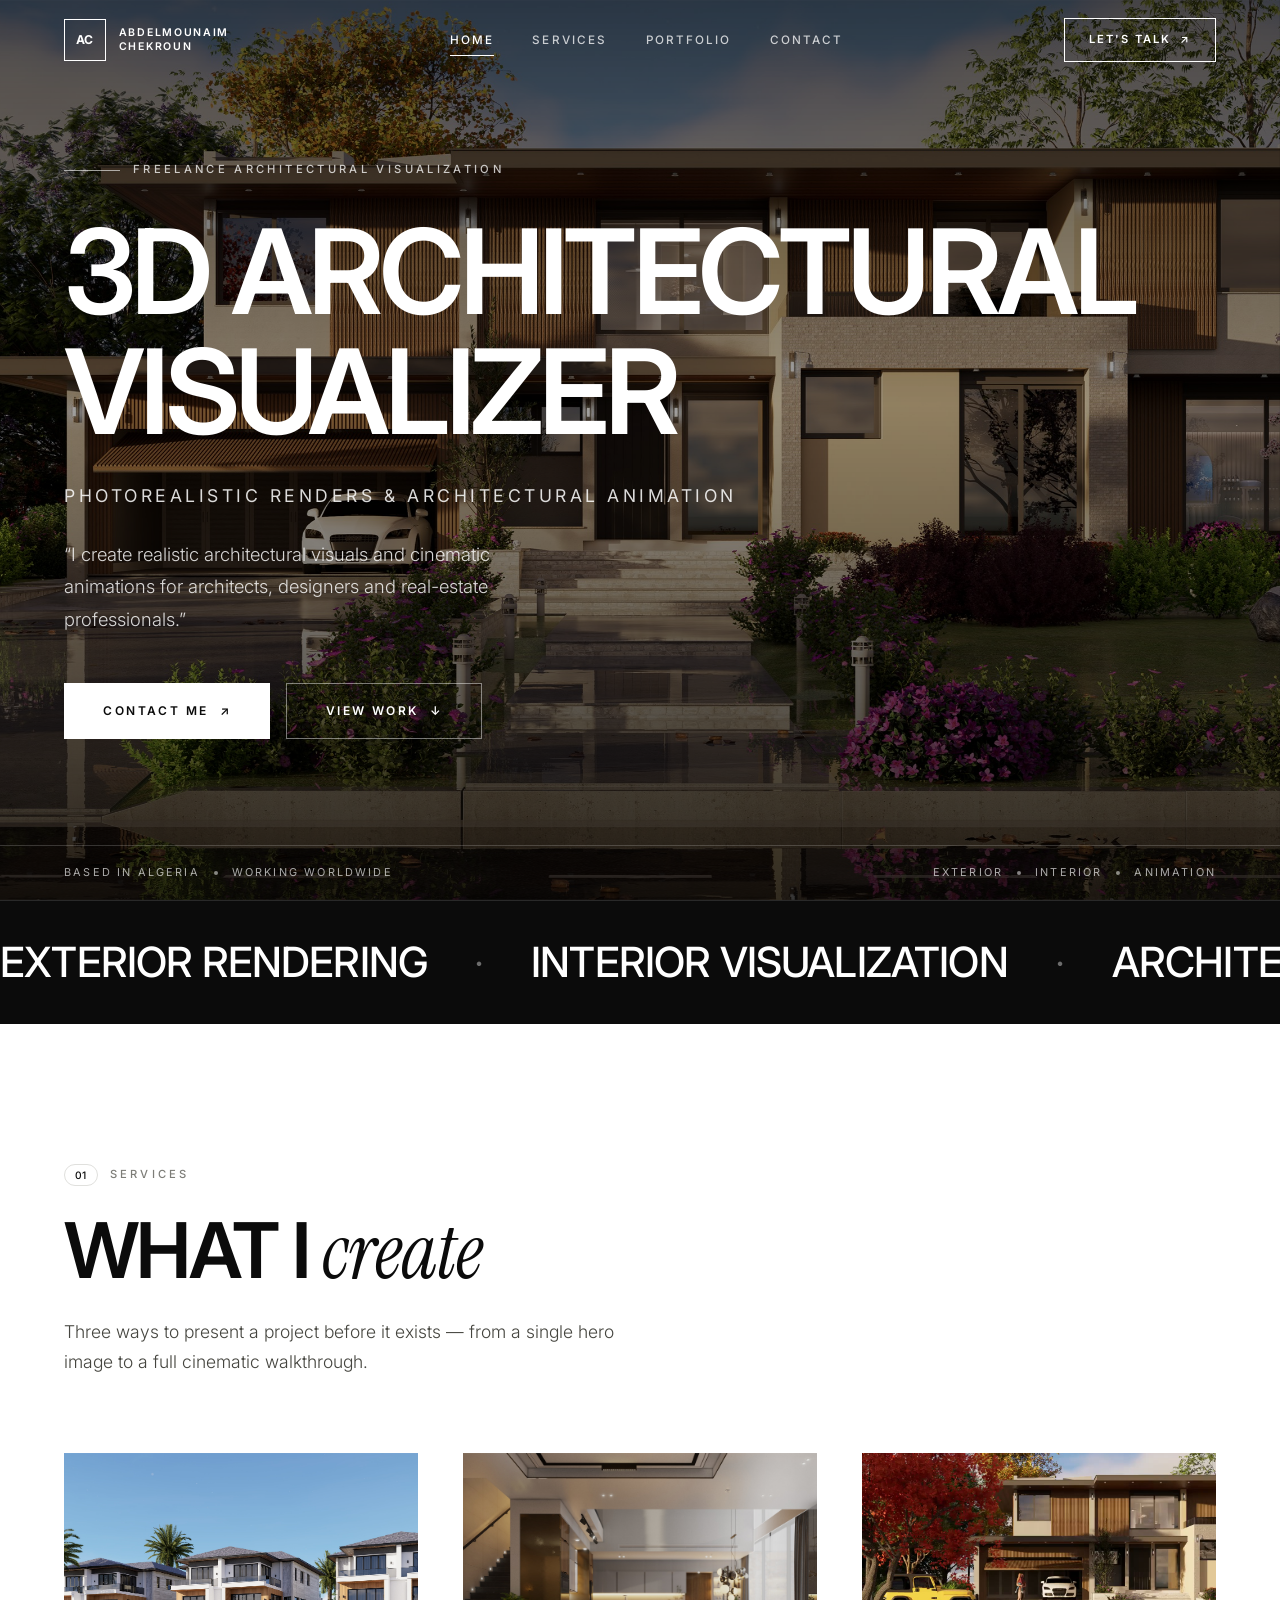
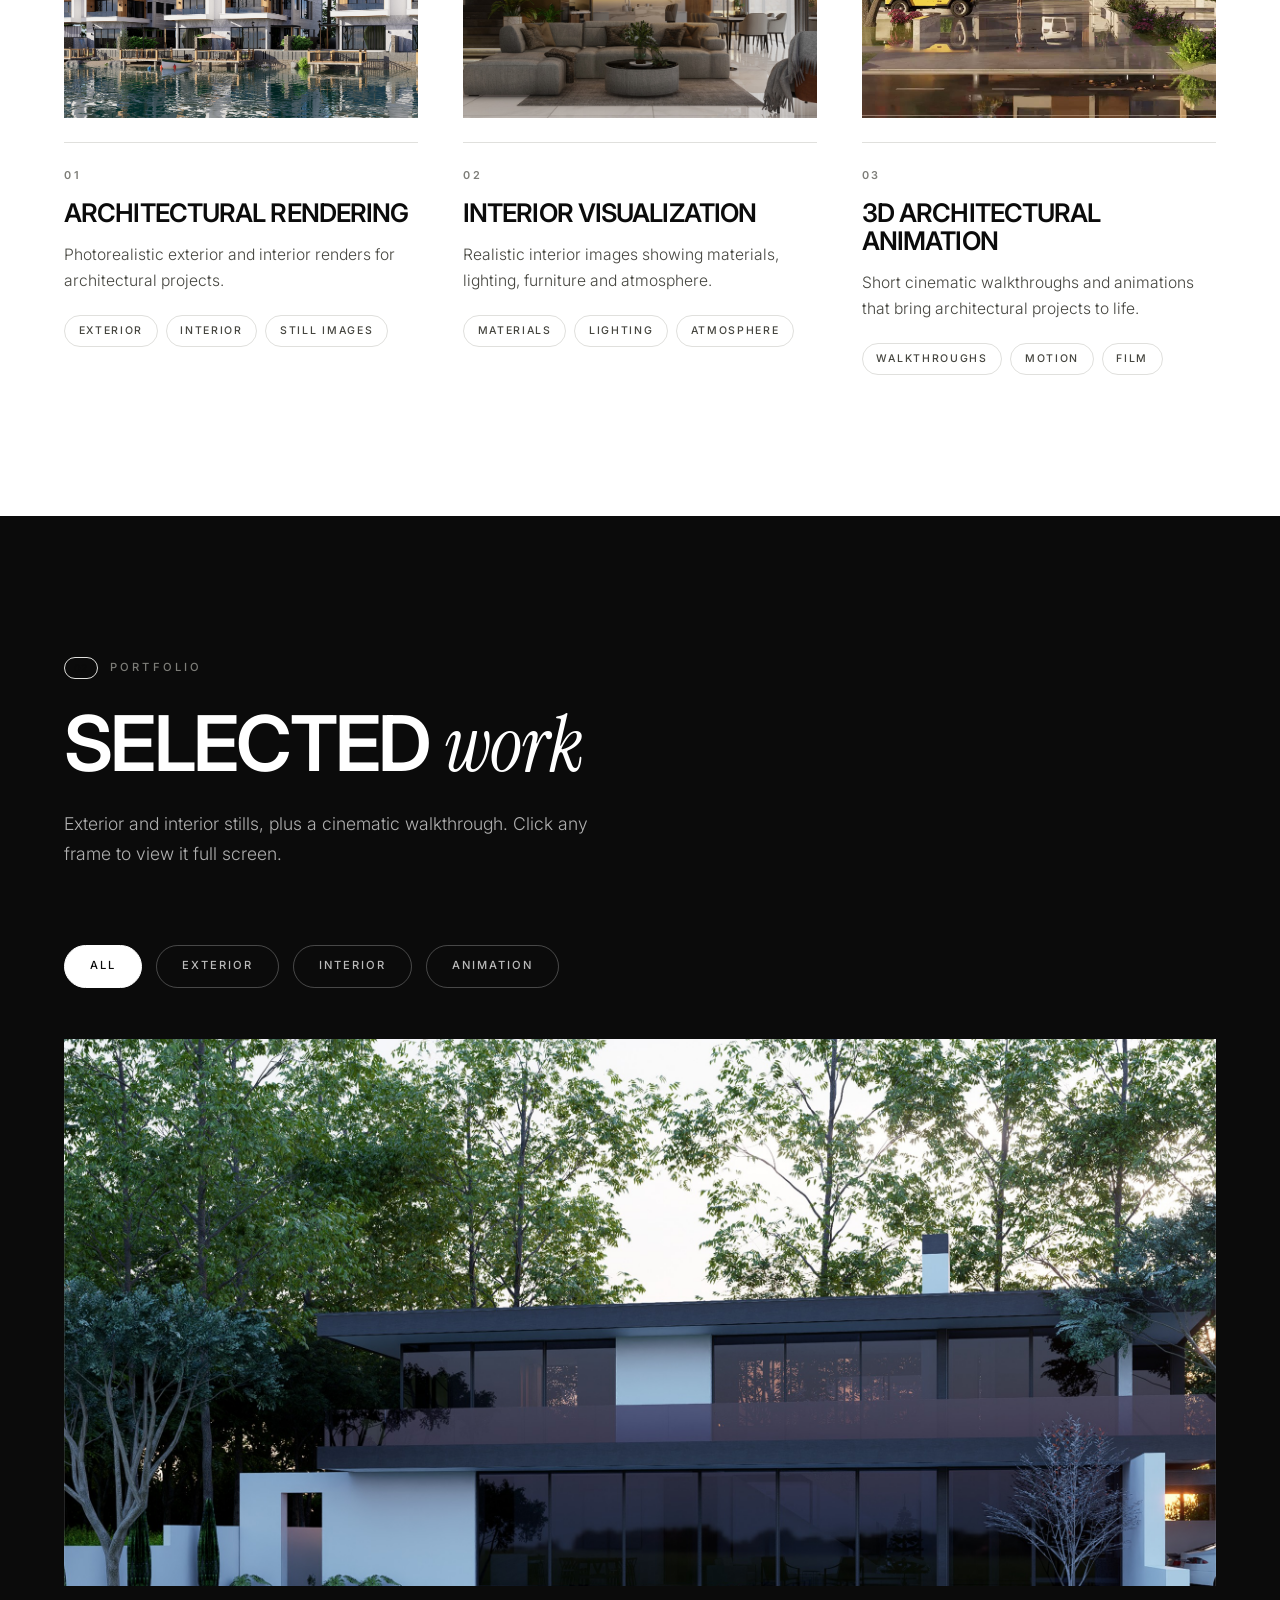
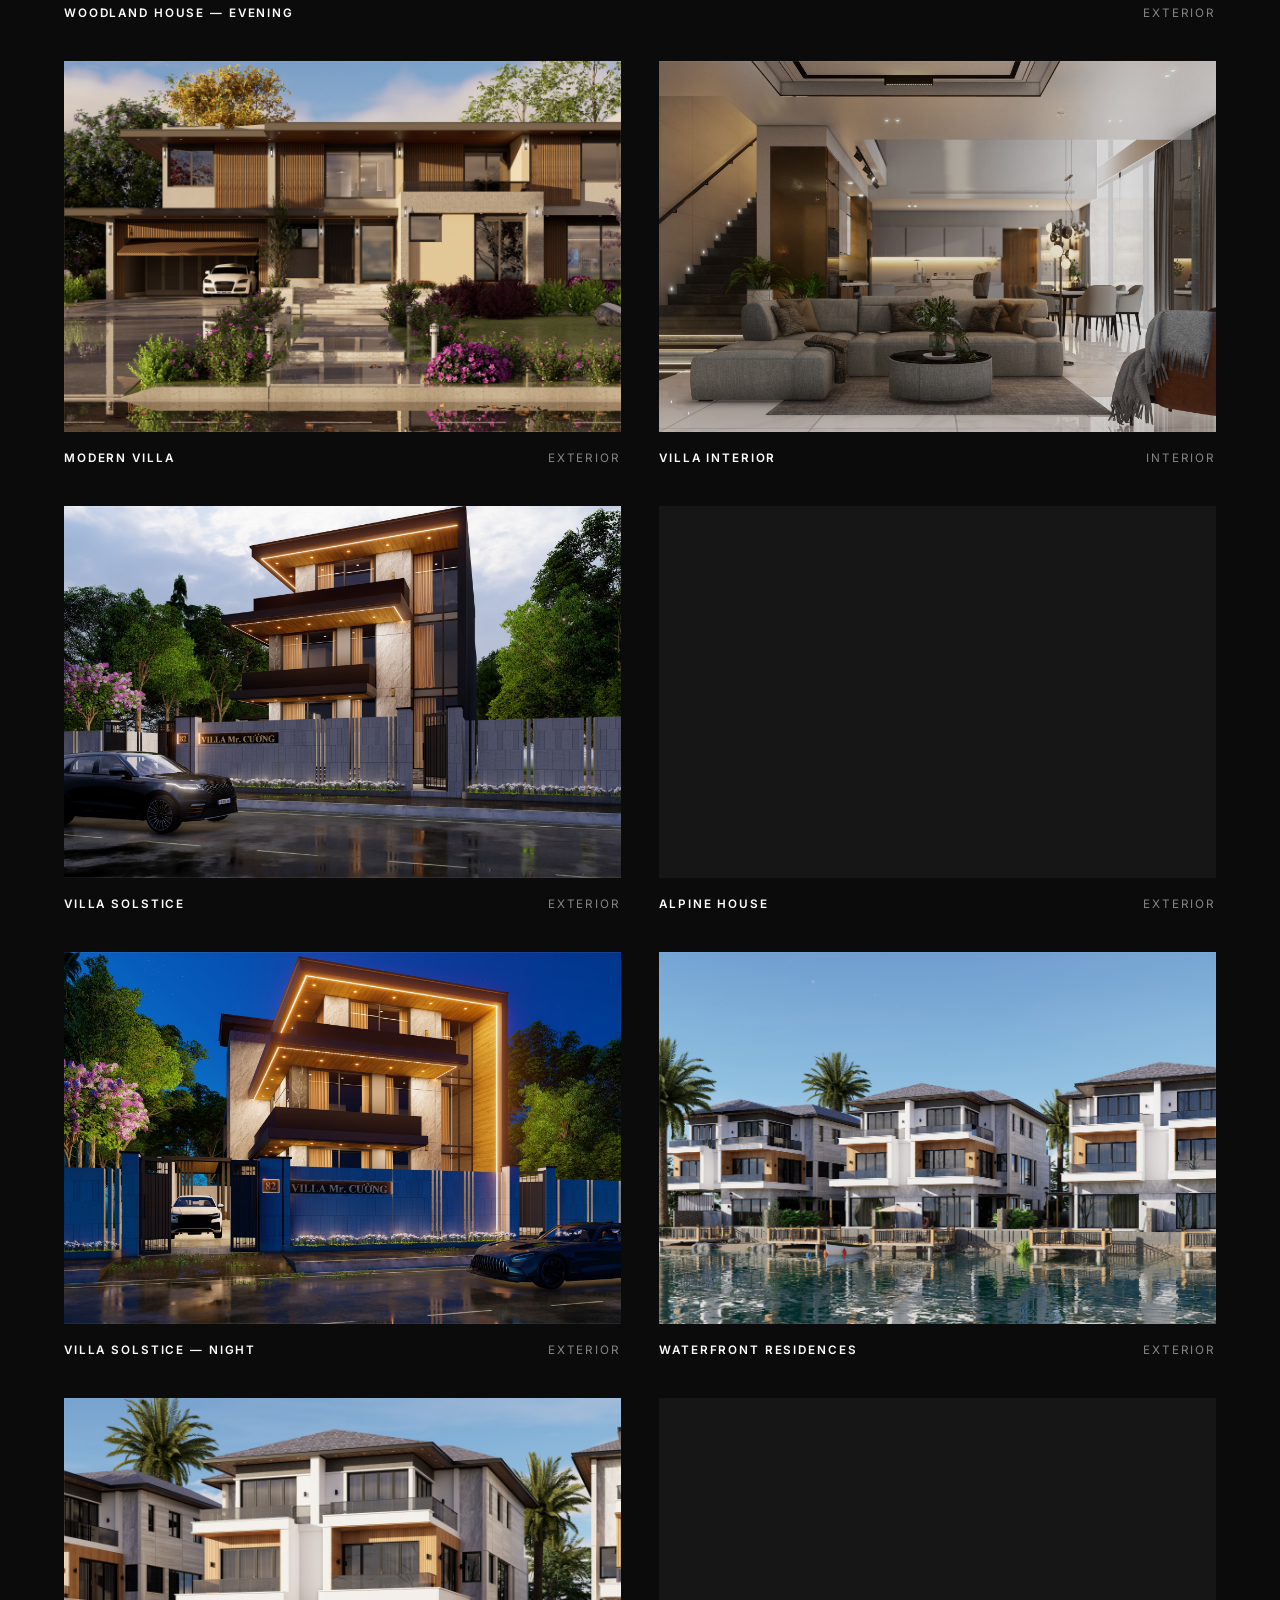
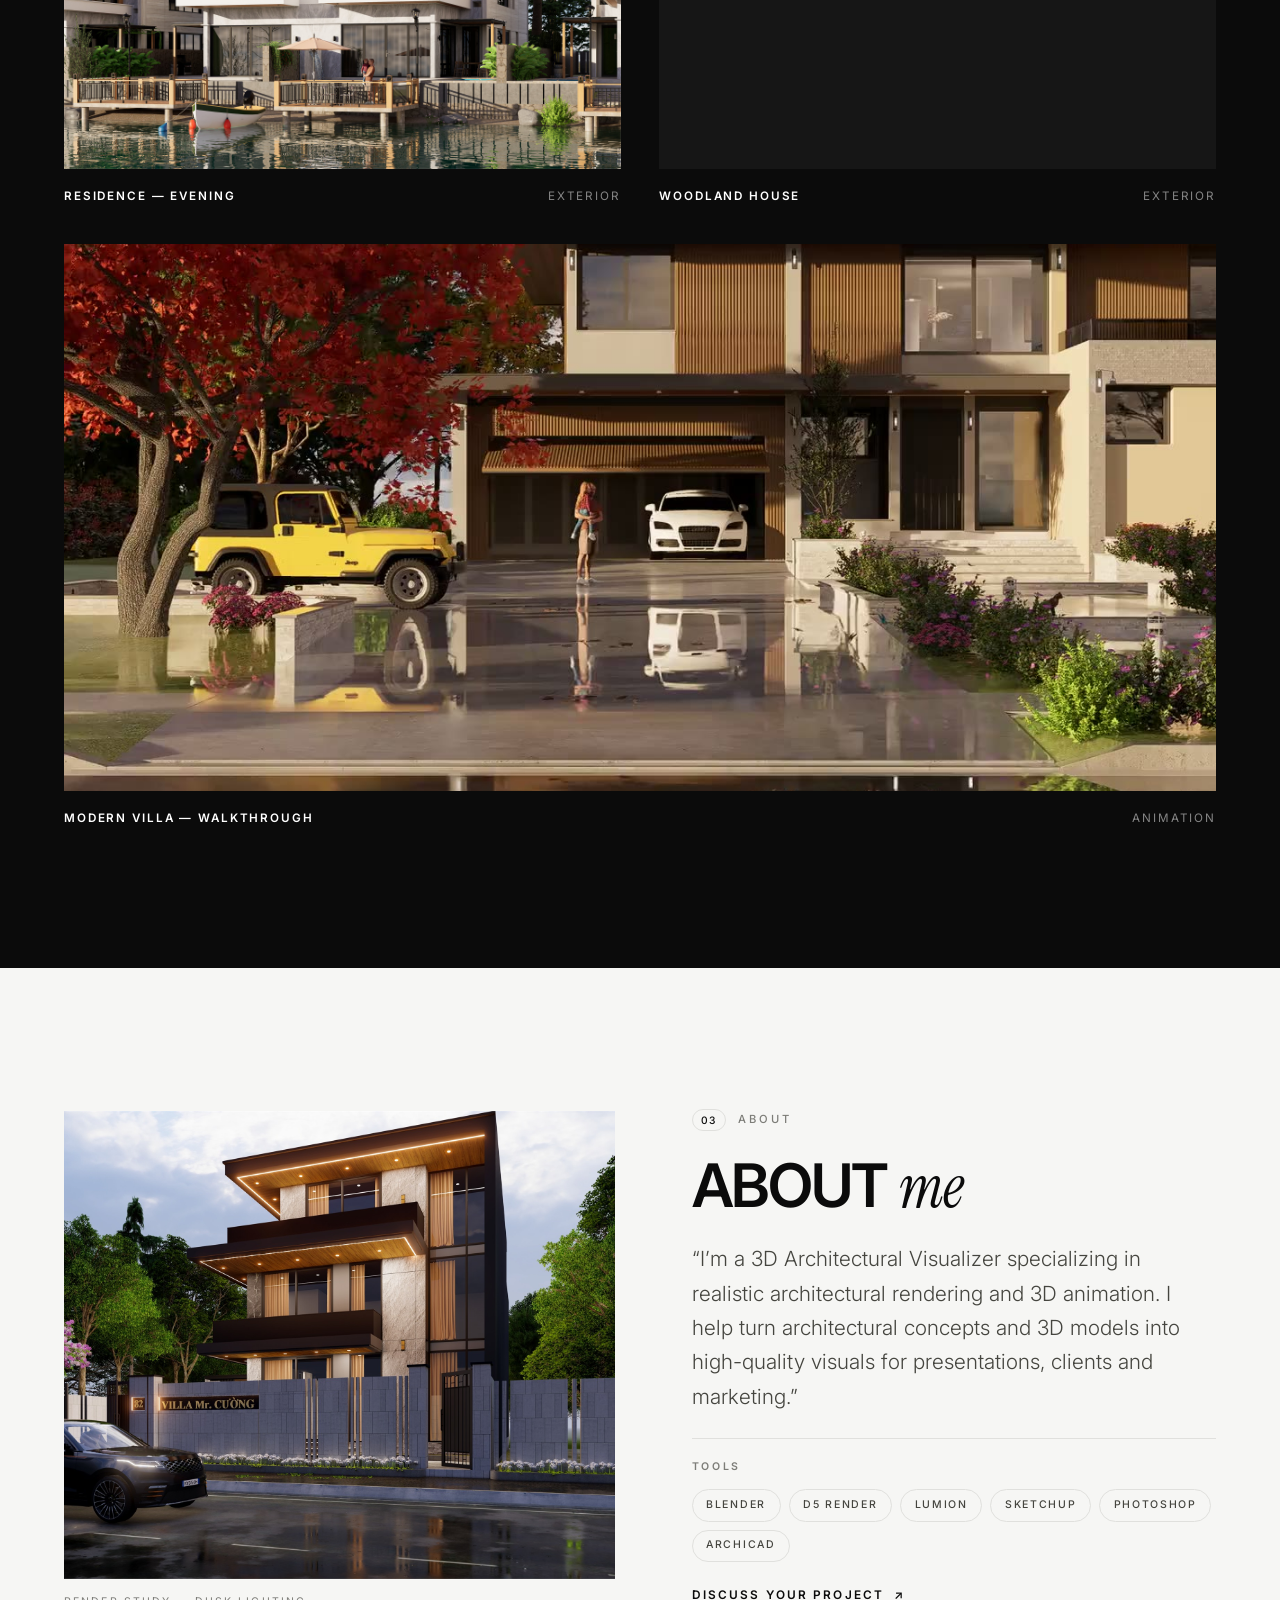
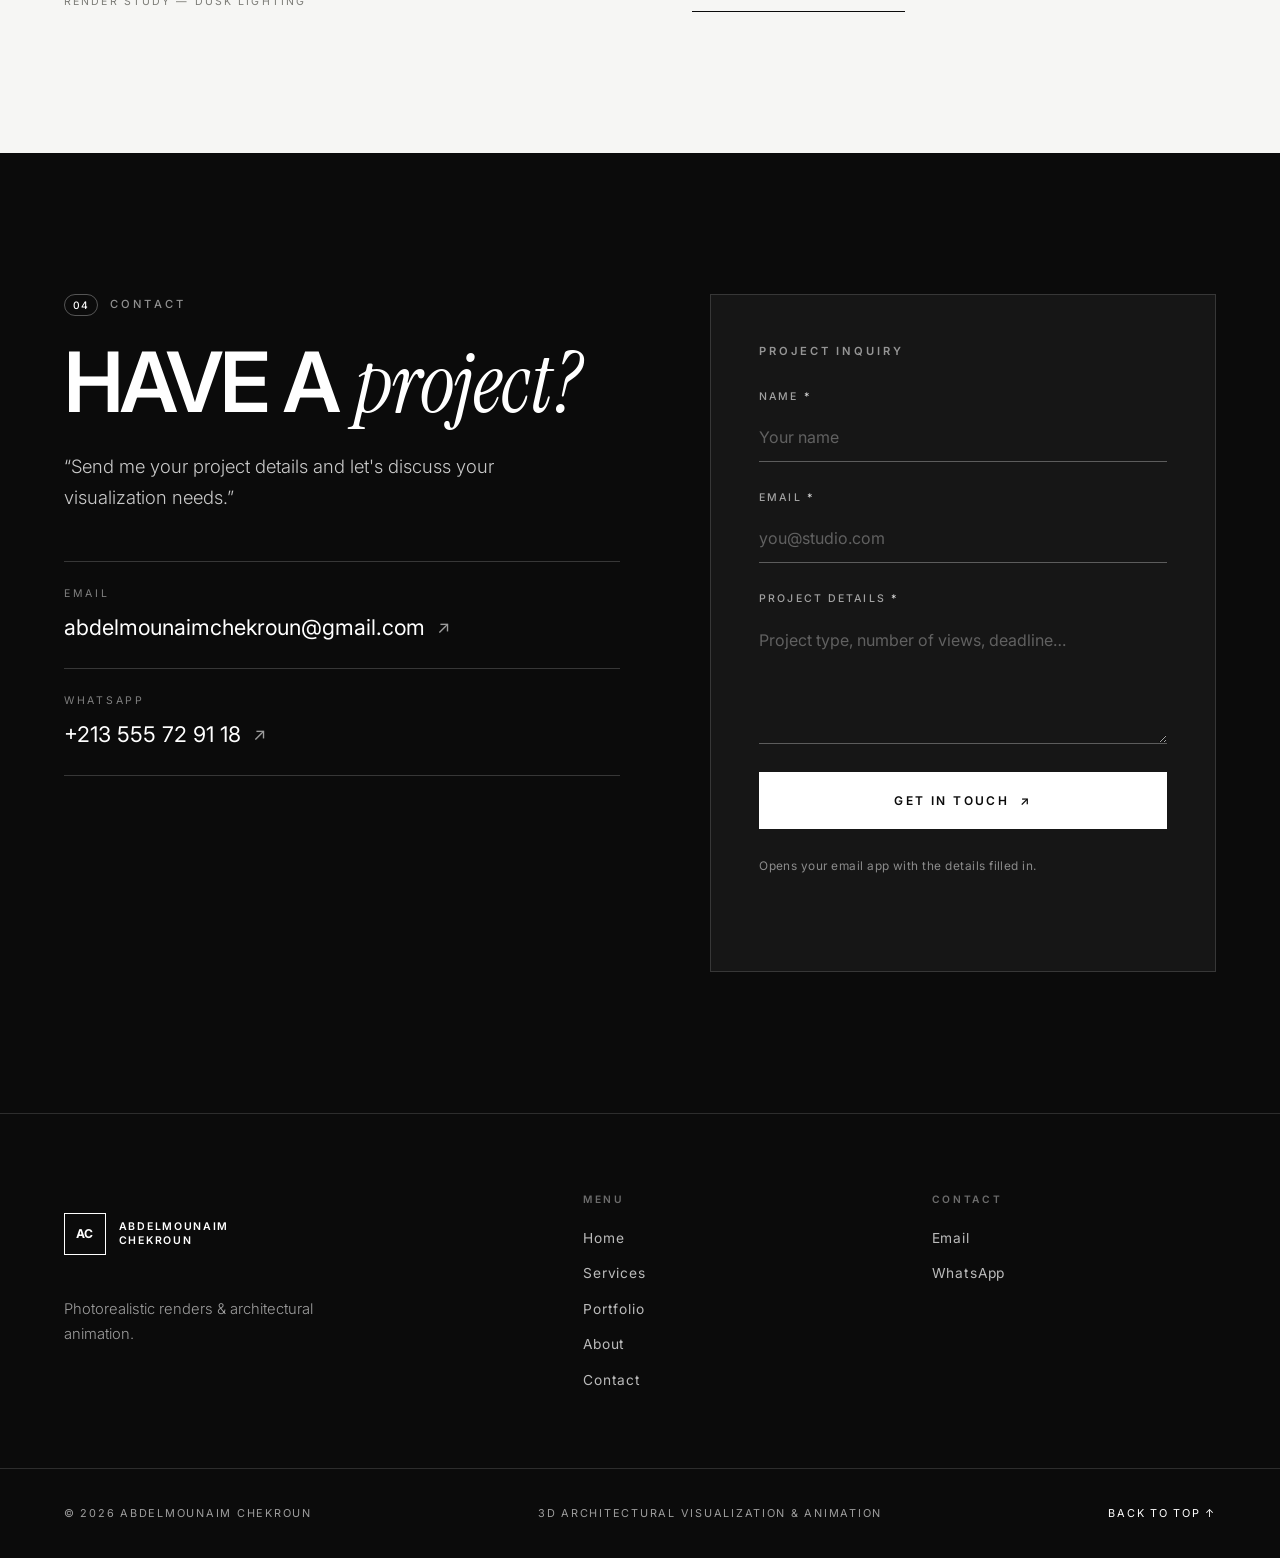
<file: index.html>
<!DOCTYPE html>
<html lang="en">
<head>
  <meta charset="UTF-8" />
  <meta name="viewport" content="width=device-width, initial-scale=1.0" />
  <meta name="theme-color" content="#0b0b0b" />
  <meta name="description" content="3D Architectural Visualizer creating photorealistic renders and cinematic architectural animation for architects, designers and real-estate professionals." />
  <title>3D Architectural Visualizer — Photorealistic Renders &amp; Architectural Animation</title>

  <link rel="icon" href="data:image/svg+xml,%3Csvg xmlns='http://www.w3.org/2000/svg' viewBox='0 0 32 32'%3E%3Crect width='32' height='32' fill='%230b0b0b'/%3E%3Ctext x='16' y='22' font-family='Arial,Helvetica,sans-serif' font-size='14' font-weight='700' fill='%23ffffff' text-anchor='middle'%3EAC%3C/text%3E%3C/svg%3E" />

  <link rel="preconnect" href="https://fonts.googleapis.com" />
  <link rel="preconnect" href="https://fonts.gstatic.com" crossorigin />
  <link href="https://fonts.googleapis.com/css2?family=Inter:wght@300;400;500;600;700&family=Instrument+Serif:ital@0;1&display=swap" rel="stylesheet" />
  <link rel="stylesheet" href="style.css" />
  <script>
    document.documentElement.classList.add('has-js');
    // Fail-safe: if the main script never marks anything visible, show the content anyway.
    setTimeout(function () {
      if (!document.querySelector('.reveal.is-visible')) {
        document.documentElement.classList.remove('has-js');
      }
    }, 3000);
  </script>
</head>
<body>
  <a class="skip-link" href="#main">Skip to content</a>
  <div class="scroll-progress" aria-hidden="true"><span id="progressBar"></span></div>

  <!-- ============ HEADER ============ -->
  <header class="site-header" id="siteHeader">
    <div class="header-inner">
      <a class="logo" href="#home" aria-label="Home">
        <span class="logo-mark">AC</span>
        <span class="logo-name">Abdelmounaim<br />Chekroun</span>
      </a>

      <nav class="nav-desktop" aria-label="Primary navigation">
        <a href="#home">Home</a>
        <a href="#services">Services</a>
        <a href="#portfolio">Portfolio</a>
        <a href="#contact">Contact</a>
      </nav>

      <a class="header-cta" href="#contact">Let's talk <span aria-hidden="true">&#8599;</span></a>

      <button class="menu-toggle" type="button" aria-expanded="false" aria-controls="mobileMenu" aria-label="Open menu">
        <span></span><span></span>
      </button>
    </div>
  </header>

  <!-- ============ MOBILE MENU ============ -->
  <div class="mobile-menu" id="mobileMenu" aria-hidden="true">
    <nav aria-label="Mobile navigation">
      <a href="#home"><span>01</span> Home</a>
      <a href="#services"><span>02</span> Services</a>
      <a href="#portfolio"><span>03</span> Portfolio</a>
      <a href="#about"><span>04</span> About</a>
      <a href="#contact"><span>05</span> Contact</a>
    </nav>
    <div class="mobile-menu-foot">
      <a href="mailto:abdelmounaimchekroun@gmail.com">abdelmounaimchekroun@gmail.com</a>
      <a href="https://wa.me/213555729118" target="_blank" rel="noreferrer">+213 555 72 91 18</a>
    </div>
  </div>

  <main id="main">
    <!-- ============ HERO ============ -->
    <section class="hero" id="home" aria-labelledby="hero-title">
      <div class="hero-media" aria-hidden="true">
        <img src="images/projects/modern-villa/exterior-arrival.jpg" alt="" fetchpriority="high" decoding="async" />
      </div>
      <div class="hero-overlay" aria-hidden="true"></div>

      <div class="hero-inner container">
        <p class="hero-eyebrow reveal">Freelance architectural visualization</p>
        <h1 id="hero-title" class="hero-title reveal">3D Architectural<br />Visualizer</h1>
        <p class="hero-sub reveal">Photorealistic Renders &amp; Architectural Animation</p>
        <p class="hero-text reveal">“I create realistic architectural visuals and cinematic animations for architects, designers and real-estate professionals.”</p>
        <div class="hero-actions reveal">
          <a class="btn" href="#contact">Contact me <span aria-hidden="true">&#8599;</span></a>
          <a class="btn btn-ghost" href="#portfolio">View work <span aria-hidden="true">&#8595;</span></a>
        </div>
      </div>

      <div class="hero-meta">
        <div class="container hero-meta-inner">
          <span>Based in Algeria <i></i> Working worldwide</span>
          <span>Exterior <i></i> Interior <i></i> Animation</span>
        </div>
      </div>
    </section>

    <!-- ============ MARQUEE ============ -->
    <div class="marquee" aria-hidden="true">
      <div class="marquee-track">
        <span>Exterior Rendering</span><b>&#8226;</b>
        <span>Interior Visualization</span><b>&#8226;</b>
        <span>Architectural Animation</span><b>&#8226;</b>
        <span>Photorealistic Renders</span><b>&#8226;</b>
        <span>Cinematic Walkthroughs</span><b>&#8226;</b>
        <span>Exterior Rendering</span><b>&#8226;</b>
        <span>Interior Visualization</span><b>&#8226;</b>
        <span>Architectural Animation</span><b>&#8226;</b>
        <span>Photorealistic Renders</span><b>&#8226;</b>
        <span>Cinematic Walkthroughs</span><b>&#8226;</b>
      </div>
    </div>

    <!-- ============ SERVICES ============ -->
    <section class="section services" id="services" aria-labelledby="services-title">
      <div class="container">
        <div class="section-head reveal">
          <p class="section-index"><span>01</span> Services</p>
          <h2 id="services-title">What I <em>create</em></h2>
          <p class="section-lede">Three ways to present a project before it exists — from a single hero image to a full cinematic walkthrough.</p>
        </div>

        <div class="service-grid">
          <article class="service-card reveal">
            <a class="service-media" href="#portfolio" aria-label="See architectural rendering work">
              <img src="images/projects/modern-villa/waterfront-context.jpg" alt="Waterfront residential exterior rendering" width="2400" height="1598" loading="lazy" decoding="async" />
            </a>
            <div class="service-body">
              <span class="service-num">01</span>
              <h3>Architectural Rendering</h3>
              <p>Photorealistic exterior and interior renders for architectural projects.</p>
              <ul class="tag-list">
                <li>Exterior</li>
                <li>Interior</li>
                <li>Still images</li>
              </ul>
            </div>
          </article>

          <article class="service-card reveal">
            <a class="service-media" href="#portfolio" aria-label="See interior visualization work">
              <img src="images/projects/villa-interior/interior-living.jpg" alt="Contemporary living room interior visualization" width="2400" height="1350" loading="lazy" decoding="async" />
            </a>
            <div class="service-body">
              <span class="service-num">02</span>
              <h3>Interior Visualization</h3>
              <p>Realistic interior images showing materials, lighting, furniture and atmosphere.</p>
              <ul class="tag-list">
                <li>Materials</li>
                <li>Lighting</li>
                <li>Atmosphere</li>
              </ul>
            </div>
          </article>

          <article class="service-card reveal">
            <a class="service-media" href="#portfolio" aria-label="See architectural animation work">
              <img src="images/projects/modern-villa/animation-poster.jpg" alt="Architectural animation still frame" width="1280" height="854" loading="lazy" decoding="async" />
            </a>
            <div class="service-body">
              <span class="service-num">03</span>
              <h3>3D Architectural Animation</h3>
              <p>Short cinematic walkthroughs and animations that bring architectural projects to life.</p>
              <ul class="tag-list">
                <li>Walkthroughs</li>
                <li>Motion</li>
                <li>Film</li>
              </ul>
            </div>
          </article>
        </div>
      </div>
    </section>

    <!-- ============ PORTFOLIO ============ -->
    <section class="section portfolio" id="portfolio" aria-labelledby="portfolio-title">
      <div class="container">
        <div class="section-head section-head-light reveal">
          <p class="section-index"><span>02</span> Portfolio</p>
          <h2 id="portfolio-title">Selected <em>work</em></h2>
          <p class="section-lede">Exterior and interior stills, plus a cinematic walkthrough. Click any frame to view it full screen.</p>
        </div>

        <div class="filters reveal" role="group" aria-label="Filter portfolio">
          <button class="filter-btn is-active" type="button" data-filter="all">All</button>
          <button class="filter-btn" type="button" data-filter="exterior">Exterior</button>
          <button class="filter-btn" type="button" data-filter="interior">Interior</button>
          <button class="filter-btn" type="button" data-filter="animation">Animation</button>
        </div>

        <div class="gallery" id="gallery">
          <figure class="gallery-item gallery-item--wide reveal" data-category="exterior">
            <button class="gallery-open" type="button" aria-label="View Woodland House — Evening full screen">
              <span class="gallery-media">
                <img src="images/projects/woodland-house/woodland-evening.jpg" alt="Woodland House evening exterior architectural render" width="2400" height="1600" loading="lazy" decoding="async" />
              </span>
              <span class="gallery-hover" aria-hidden="true"><span class="gallery-view">View</span><span class="gallery-arrow">&#8599;</span></span>
            </button>
            <figcaption><span>Woodland House — Evening</span><span>Exterior</span></figcaption>
          </figure>

          <figure class="gallery-item reveal" data-category="exterior">
            <button class="gallery-open" type="button" aria-label="View Modern Villa full screen">
              <span class="gallery-media">
                <img src="images/projects/modern-villa/exterior-arrival.jpg" alt="Modern Villa exterior arrival architectural render" width="2400" height="1600" loading="lazy" decoding="async" />
              </span>
              <span class="gallery-hover" aria-hidden="true"><span class="gallery-view">View</span><span class="gallery-arrow">&#8599;</span></span>
            </button>
            <figcaption><span>Modern Villa</span><span>Exterior</span></figcaption>
          </figure>

          <figure class="gallery-item reveal" data-category="interior">
            <button class="gallery-open" type="button" aria-label="View Villa Interior full screen">
              <span class="gallery-media">
                <img src="images/projects/villa-interior/interior-living.jpg" alt="Contemporary villa living room interior render" width="2400" height="1350" loading="lazy" decoding="async" />
              </span>
              <span class="gallery-hover" aria-hidden="true"><span class="gallery-view">View</span><span class="gallery-arrow">&#8599;</span></span>
            </button>
            <figcaption><span>Villa Interior</span><span>Interior</span></figcaption>
          </figure>

          <figure class="gallery-item reveal" data-category="exterior">
            <button class="gallery-open" type="button" aria-label="View Villa Solstice full screen">
              <span class="gallery-media">
                <img src="images/projects/villa-solstice/dusk-exterior.jpg" alt="Villa Solstice dusk exterior architectural render" width="2400" height="1350" loading="lazy" decoding="async" />
              </span>
              <span class="gallery-hover" aria-hidden="true"><span class="gallery-view">View</span><span class="gallery-arrow">&#8599;</span></span>
            </button>
            <figcaption><span>Villa Solstice</span><span>Exterior</span></figcaption>
          </figure>

          <figure class="gallery-item reveal" data-category="exterior">
            <button class="gallery-open" type="button" aria-label="View Alpine House full screen">
              <span class="gallery-media">
                <img src="images/projects/alpine-house/snow-exterior.jpg" alt="Alpine House winter exterior architectural render" width="2400" height="1350" loading="lazy" decoding="async" />
              </span>
              <span class="gallery-hover" aria-hidden="true"><span class="gallery-view">View</span><span class="gallery-arrow">&#8599;</span></span>
            </button>
            <figcaption><span>Alpine House</span><span>Exterior</span></figcaption>
          </figure>

          <figure class="gallery-item reveal" data-category="exterior">
            <button class="gallery-open" type="button" aria-label="View Villa Solstice at night full screen">
              <span class="gallery-media">
                <img src="images/projects/villa-solstice/night-exterior.jpg" alt="Villa Solstice night exterior architectural render" width="2400" height="1350" loading="lazy" decoding="async" />
              </span>
              <span class="gallery-hover" aria-hidden="true"><span class="gallery-view">View</span><span class="gallery-arrow">&#8599;</span></span>
            </button>
            <figcaption><span>Villa Solstice — Night</span><span>Exterior</span></figcaption>
          </figure>

          <figure class="gallery-item reveal" data-category="exterior">
            <button class="gallery-open" type="button" aria-label="View Waterfront Residences full screen">
              <span class="gallery-media">
                <img src="images/projects/modern-villa/waterfront-context.jpg" alt="Waterfront residences exterior architectural render" width="2400" height="1598" loading="lazy" decoding="async" />
              </span>
              <span class="gallery-hover" aria-hidden="true"><span class="gallery-view">View</span><span class="gallery-arrow">&#8599;</span></span>
            </button>
            <figcaption><span>Waterfront Residences</span><span>Exterior</span></figcaption>
          </figure>

          <figure class="gallery-item reveal" data-category="exterior">
            <button class="gallery-open" type="button" aria-label="View Residence at evening full screen">
              <span class="gallery-media">
                <img src="images/projects/modern-villa/residence-evening.jpg" alt="Residence evening exterior architectural render" width="2400" height="1600" loading="lazy" decoding="async" />
              </span>
              <span class="gallery-hover" aria-hidden="true"><span class="gallery-view">View</span><span class="gallery-arrow">&#8599;</span></span>
            </button>
            <figcaption><span>Residence — Evening</span><span>Exterior</span></figcaption>
          </figure>

          <figure class="gallery-item reveal" data-category="exterior">
            <button class="gallery-open" type="button" aria-label="View Woodland House full screen">
              <span class="gallery-media">
                <img src="images/projects/woodland-house/woodland-exterior.jpg" alt="Woodland House exterior architectural render" width="2400" height="1600" loading="lazy" decoding="async" />
              </span>
              <span class="gallery-hover" aria-hidden="true"><span class="gallery-view">View</span><span class="gallery-arrow">&#8599;</span></span>
            </button>
            <figcaption><span>Woodland House</span><span>Exterior</span></figcaption>
          </figure>

          <figure class="gallery-item gallery-item--wide reveal" data-category="animation">
            <button class="gallery-open" type="button" data-video="images/projects/modern-villa/architectural-animation-web.mp4" aria-label="Play Modern Villa walkthrough animation">
              <span class="gallery-media">
                <img src="images/projects/modern-villa/animation-poster.jpg" alt="Modern Villa architectural animation poster frame" width="1280" height="854" loading="lazy" decoding="async" />
              </span>
              <span class="gallery-hover" aria-hidden="true"><span class="gallery-play">&#9658;</span><span class="gallery-view">Play film</span></span>
            </button>
            <figcaption><span>Modern Villa — Walkthrough</span><span>Animation</span></figcaption>
          </figure>
        </div>

        <p class="gallery-empty" id="galleryEmpty" hidden>No projects in this category yet.</p>
      </div>
    </section>

    <!-- ============ ABOUT ============ -->
    <section class="section about" id="about" aria-labelledby="about-title">
      <div class="container about-grid">
        <div class="about-media reveal">
          <img src="images/projects/villa-solstice/dusk-exterior.jpg" alt="Contemporary villa rendered at dusk" width="2400" height="1350" loading="lazy" decoding="async" />
          <span class="about-caption">Render study — dusk lighting</span>
        </div>

        <div class="about-copy reveal">
          <p class="section-index"><span>03</span> About</p>
          <h2 id="about-title">About <em>me</em></h2>
          <p class="about-text">“I’m a 3D Architectural Visualizer specializing in realistic architectural rendering and 3D animation. I help turn architectural concepts and 3D models into high-quality visuals for presentations, clients and marketing.”</p>

          <div class="tool-block">
            <p class="tool-label">Tools</p>
            <ul class="tag-list tag-list-dark">
              <li>Blender</li>
              <li>D5 Render</li>
              <li>Lumion</li>
              <li>SketchUp</li>
              <li>Photoshop</li>
              <li>Archicad</li>
            </ul>
          </div>

          <a class="text-link" href="#contact">Discuss your project <span aria-hidden="true">&#8599;</span></a>
        </div>
      </div>
    </section>

    <!-- ============ CONTACT ============ -->
    <section class="section contact" id="contact" aria-labelledby="contact-title">
      <div class="container contact-grid">
        <div class="contact-intro reveal">
          <p class="section-index section-index-light"><span>04</span> Contact</p>
          <h2 id="contact-title">Have a <em>project?</em></h2>
          <p class="contact-text">“Send me your project details and let's discuss your visualization needs.”</p>

          <ul class="contact-list">
            <li>
              <span class="contact-label">Email</span>
              <a href="mailto:abdelmounaimchekroun@gmail.com">abdelmounaimchekroun@gmail.com <span aria-hidden="true">&#8599;</span></a>
            </li>
            <li>
              <span class="contact-label">WhatsApp</span>
              <a href="https://wa.me/213555729118" target="_blank" rel="noreferrer">+213 555 72 91 18 <span aria-hidden="true">&#8599;</span></a>
            </li>
          </ul>
        </div>

        <form class="contact-form reveal" id="contactForm" novalidate>
          <p class="form-heading">Project inquiry</p>

          <div class="field">
            <label for="name">Name <b>*</b></label>
            <input id="name" name="name" type="text" autocomplete="name" required placeholder="Your name" />
          </div>

          <div class="field">
            <label for="email">Email <b>*</b></label>
            <input id="email" name="email" type="email" autocomplete="email" required placeholder="you@studio.com" />
          </div>

          <div class="field">
            <label for="message">Project details <b>*</b></label>
            <textarea id="message" name="message" rows="5" required placeholder="Project type, number of views, deadline…"></textarea>
          </div>

          <button class="btn btn-block" type="submit">Get in touch <span aria-hidden="true">&#8599;</span></button>
          <p class="form-note">Opens your email app with the details filled in.</p>
          <p class="form-status" id="formStatus" role="status" aria-live="polite"></p>
        </form>
      </div>
    </section>
  </main>

  <!-- ============ FOOTER ============ -->
  <footer class="site-footer">
    <div class="container footer-top">
      <div class="footer-brand">
        <a class="logo" href="#home">
          <span class="logo-mark">AC</span>
          <span class="logo-name">Abdelmounaim<br />Chekroun</span>
        </a>
        <p>Photorealistic renders &amp; architectural animation.</p>
      </div>

      <nav class="footer-nav" aria-label="Footer navigation">
        <p class="footer-label">Menu</p>
        <a href="#home">Home</a>
        <a href="#services">Services</a>
        <a href="#portfolio">Portfolio</a>
        <a href="#about">About</a>
        <a href="#contact">Contact</a>
      </nav>

      <div class="footer-contact">
        <p class="footer-label">Contact</p>
        <a href="mailto:abdelmounaimchekroun@gmail.com">Email</a>
        <a href="https://wa.me/213555729118" target="_blank" rel="noreferrer">WhatsApp</a>
      </div>
    </div>

    <div class="container footer-bottom">
      <span>&copy; <span id="currentYear">2026</span> Abdelmounaim Chekroun</span>
      <span>3D Architectural Visualization &amp; Animation</span>
      <a href="#home">Back to top <span aria-hidden="true">&#8593;</span></a>
    </div>
  </footer>

  <!-- ============ LIGHTBOX ============ -->
  <div class="lightbox" id="lightbox" role="dialog" aria-modal="true" aria-label="Portfolio viewer" aria-hidden="true">
    <div class="lightbox-bar">
      <p class="lightbox-caption" id="lightboxCaption"></p>
      <button class="lightbox-close" type="button" aria-label="Close viewer">Close <span aria-hidden="true">&#10005;</span></button>
    </div>

    <div class="lightbox-stage" id="lightboxStage"></div>

    <div class="lightbox-nav">
      <button class="lightbox-prev" type="button" aria-label="Previous project"><span aria-hidden="true">&#8592;</span> Prev</button>
      <span class="lightbox-count" id="lightboxCount"></span>
      <button class="lightbox-next" type="button" aria-label="Next project">Next <span aria-hidden="true">&#8594;</span></button>
    </div>
  </div>

  <script src="main.js"></script>
</body>
</html>
</file>
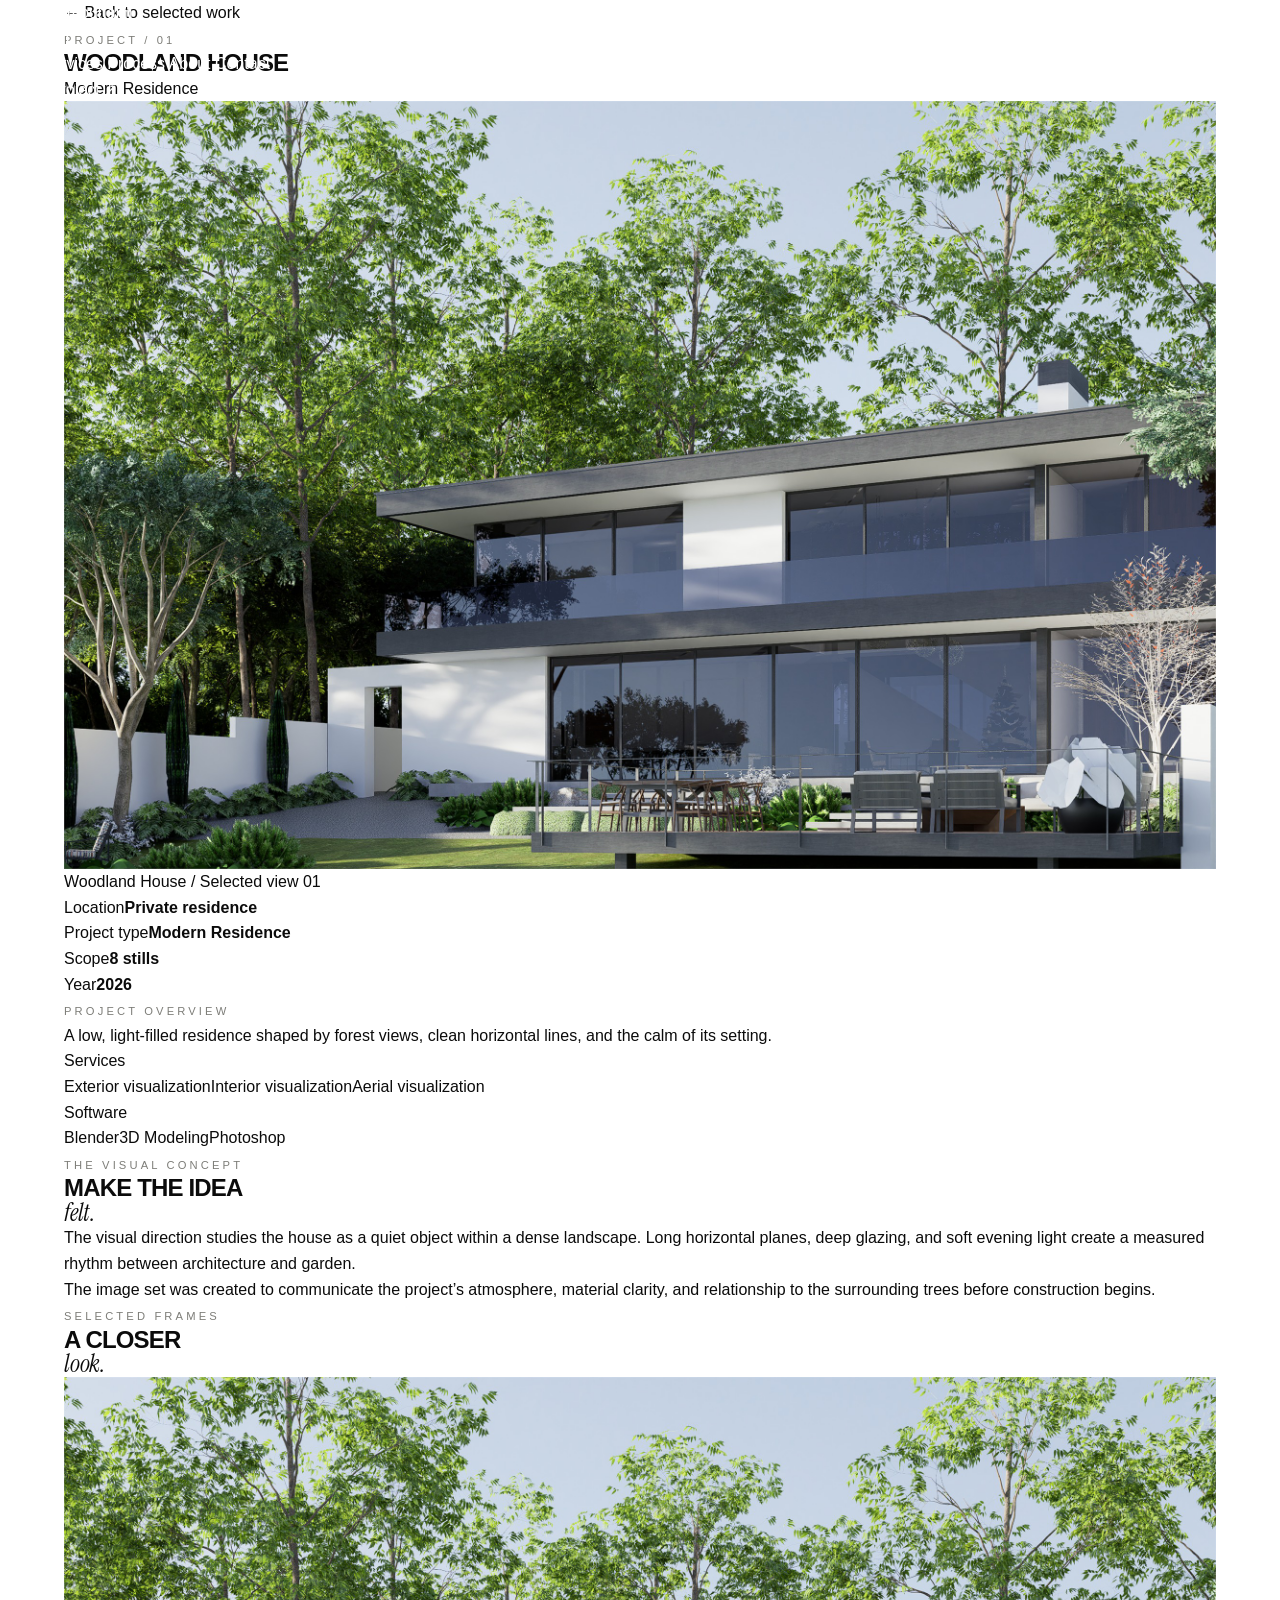
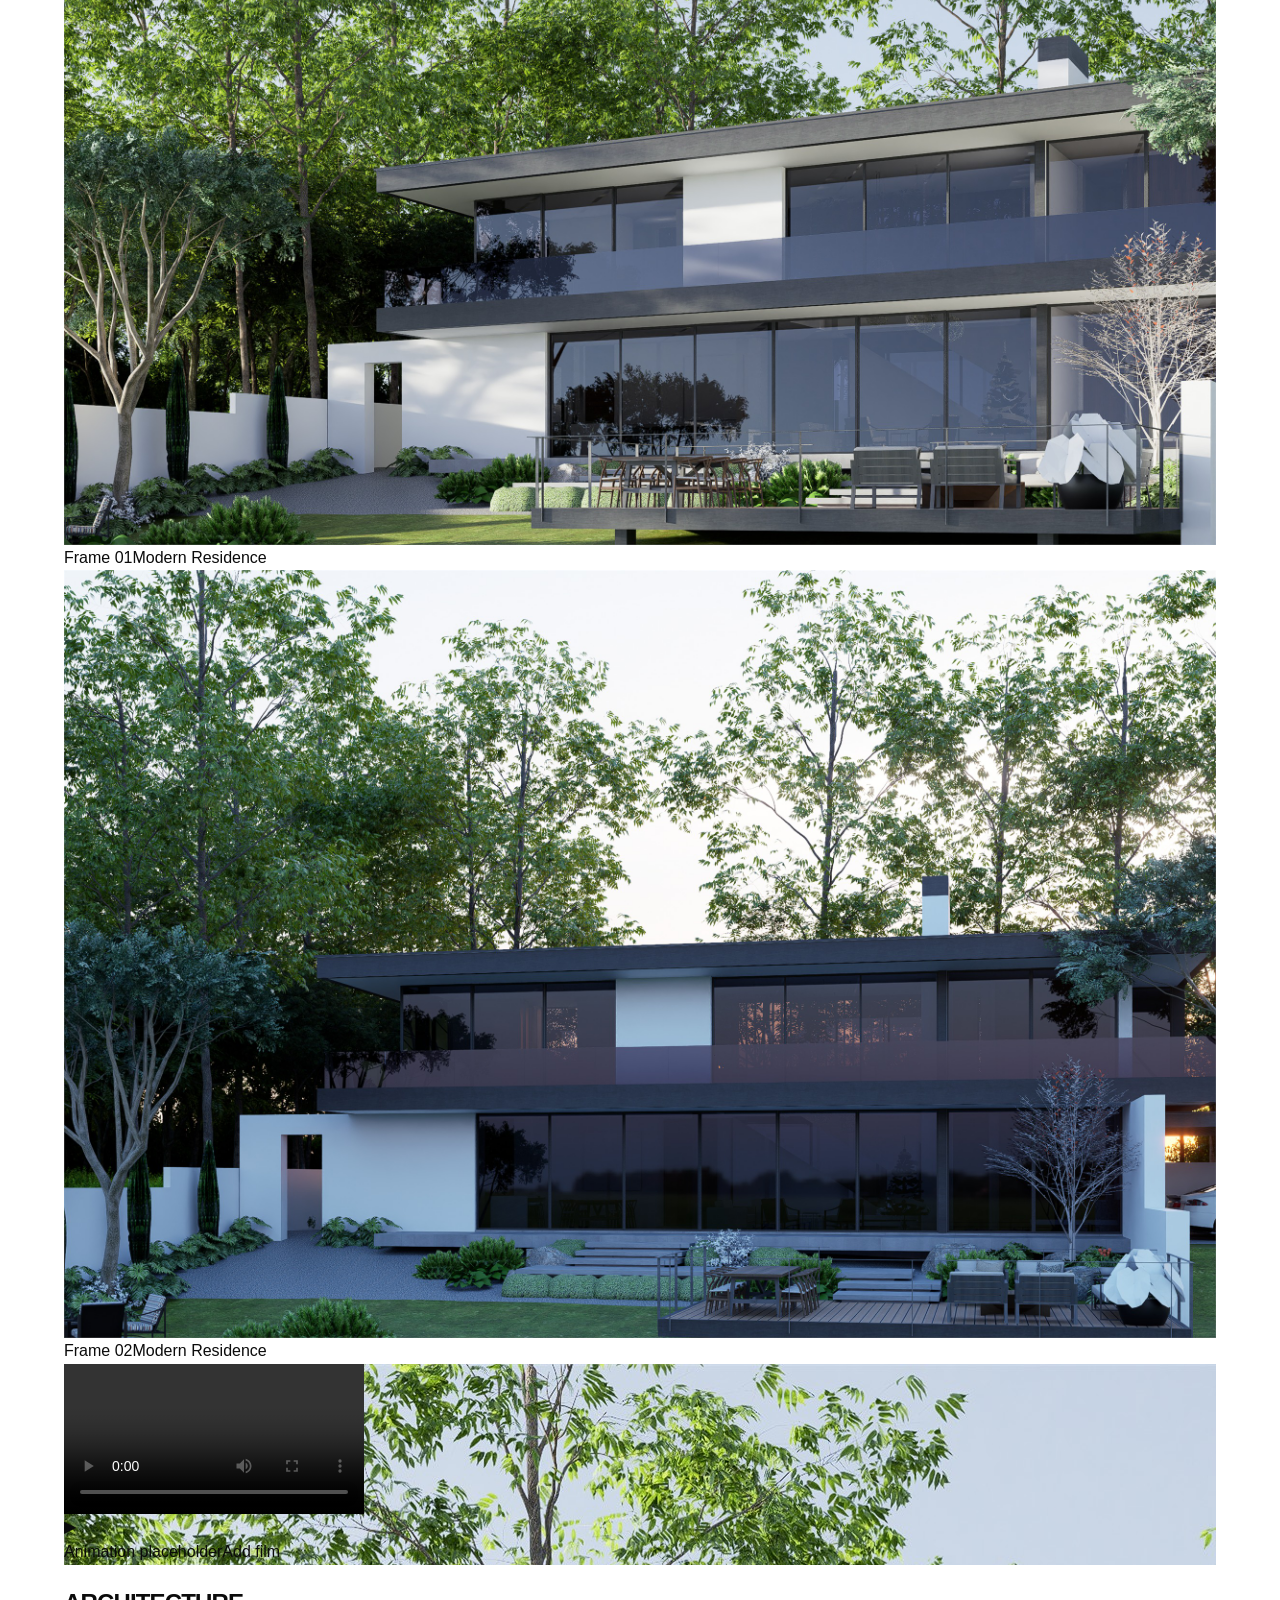
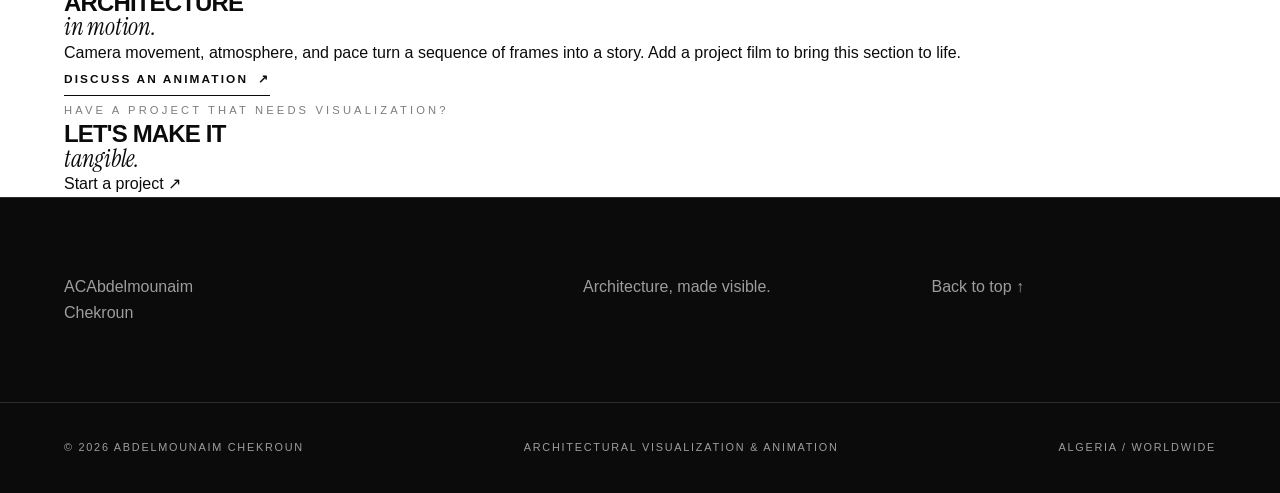
<file: project.html>
<!DOCTYPE html>
<html lang="en">
<head>
  <meta charset="UTF-8" />
  <meta name="viewport" content="width=device-width, initial-scale=1.0" />
  <meta name="theme-color" content="#1b1b19" />
  <meta name="description" content="Architectural visualization case study by Abdelmounaim Chekroun." />
  <title>Project case study — Abdelmounaim Chekroun</title>
  <link rel="preconnect" href="https://fonts.googleapis.com" />
  <link rel="preconnect" href="https://fonts.gstatic.com" crossorigin />
  <link rel="preconnect" href="https://images.unsplash.com" />
  <link href="https://fonts.googleapis.com/css2?family=DM+Sans:wght@400;500;600;700&family=Instrument+Serif:ital@0;1&display=swap" rel="stylesheet" />
  <link rel="stylesheet" href="style.css" />
</head>
<body class="case-page">
  <a class="skip-link" href="#case-study">Skip to content</a>

  <header class="site-header is-scrolled" id="siteHeader">
    <div class="nav-shell">
      <a class="wordmark" href="index.html#home">
        <span class="wordmark-mark">AC</span>
        <span class="wordmark-name">Abdelmounaim<br />Chekroun</span>
      </a>
      <nav class="desktop-nav" aria-label="Primary navigation">
        <a href="index.html#work">Work</a>
        <a href="index.html#services">Services</a>
        <a href="index.html#process">Process</a>
        <a href="index.html#about">About</a>
        <a href="index.html#contact">Contact</a>
      </nav>
      <a class="nav-cta" href="index.html#contact">Start a project <span aria-hidden="true">↗</span></a>
      <button class="menu-toggle" type="button" aria-expanded="false" aria-controls="mobileMenu" aria-label="Open navigation menu">
        <span></span><span></span>
      </button>
    </div>
    <div class="mobile-menu" id="mobileMenu" aria-hidden="true">
      <div class="mobile-menu-top">
        <span class="eyebrow">Menu / 00</span>
        <button class="menu-close" type="button">Close <span>×</span></button>
      </div>
      <nav aria-label="Mobile navigation">
        <a href="index.html#work">Work <span>01</span></a>
        <a href="index.html#services">Services <span>02</span></a>
        <a href="index.html#process">Process <span>03</span></a>
        <a href="index.html#about">About <span>04</span></a>
        <a href="index.html#contact">Contact <span>05</span></a>
      </nav>
      <a class="mobile-menu-cta" href="index.html#contact">Start a project <span>↗</span></a>
    </div>
  </header>

  <main id="case-study">
    <div id="caseStudy" class="case-study">
      <section class="case-hero">
        <div class="container">
          <a class="case-back reveal" href="index.html#work"><span aria-hidden="true">←</span> Back to selected work</a>
          <div class="case-heading reveal">
            <div>
              <p class="section-index" id="caseIndex">Project / 01</p>
              <h1 id="caseTitle">Project title</h1>
            </div>
            <p class="case-type" id="caseType">Architectural visualization</p>
          </div>
          <div class="case-hero-image reveal">
            <img id="caseHeroImage" src="images/projects/woodland-house/woodland-exterior.jpg" alt="" fetchpriority="high" />
            <span class="case-image-caption" id="caseHeroCaption">Selected view / 01</span>
          </div>
        </div>
      </section>

      <section class="case-overview">
        <div class="container">
          <div class="case-facts reveal">
            <div><span>Location</span><strong id="caseLocation">—</strong></div>
            <div><span>Project type</span><strong id="caseProjectType">—</strong></div>
            <div><span>Scope</span><strong id="caseScope">—</strong></div>
            <div><span>Year</span><strong id="caseYear">—</strong></div>
          </div>
          <div class="case-description reveal">
            <p class="section-index">Project overview</p>
            <div>
              <p id="caseText">Project description will appear here.</p>
              <div class="case-services-wrap">
                <span class="case-label">Services</span>
                <div class="case-services" id="caseServices"></div>
              </div>
              <div class="case-software-wrap">
                <span class="case-label">Software</span>
                <div class="case-software" id="caseSoftware"></div>
              </div>
            </div>
          </div>
        </div>
      </section>

      <section class="case-story">
        <div class="container case-story-grid">
          <div class="reveal">
            <p class="section-index">The visual concept</p>
            <h2>Make the idea<br /><em>felt.</em></h2>
          </div>
          <div class="case-story-copy reveal">
            <p id="caseConcept">The visual concept will appear here.</p>
            <p id="caseObjective">The project objective will appear here.</p>
          </div>
        </div>
      </section>

      <section class="case-gallery-section" aria-labelledby="gallery-title">
        <div class="container">
          <div class="case-gallery-heading reveal">
            <p class="section-index">Selected frames</p>
            <h2 id="gallery-title">A closer<br /><em>look.</em></h2>
          </div>
          <div class="case-gallery" id="caseGallery"></div>
        </div>
      </section>

      <section class="case-animation-section" aria-labelledby="animation-title">
        <div class="container case-animation-grid">
          <div class="case-animation-visual reveal">
            <div class="animation-frame" id="animationFrame">
              <video class="case-video" id="caseVideo" controls preload="none" playsinline aria-label="Project architectural animation"></video>
              <button class="animation-play" id="animationPlay" type="button" aria-label="Play project animation" aria-hidden="true">▶</button>
              <div class="animation-overlay-label"><span id="animationLabel">Animation preview</span><span id="animationDuration">Motion study</span></div>
            </div>
          </div>
          <div class="reveal">
            <p class="section-index section-index-light">Motion studies</p>
            <h2 id="animation-title">Architecture<br /><em>in motion.</em></h2>
            <p id="animationDescription">Camera movement, atmosphere, and pace turn a sequence of frames into a story. This motion study is ready to play.</p>
            <a class="text-link text-link-light" href="index.html#contact">Discuss an animation <span aria-hidden="true">↗</span></a>
          </div>
        </div>
      </section>

      <section class="case-cta">
        <div class="container case-cta-inner reveal">
          <p class="section-index">Have a project that needs visualization?</p>
          <h2>Let's make it<br /><em>tangible.</em></h2>
          <a class="button button-dark" href="index.html#contact">Start a project <span aria-hidden="true">↗</span></a>
        </div>
      </section>
    </div>
  </main>

  <footer class="site-footer">
    <div class="container footer-top">
      <a class="wordmark wordmark-footer" href="index.html#home"><span class="wordmark-mark">AC</span><span class="wordmark-name">Abdelmounaim<br />Chekroun</span></a>
      <p>Architecture, made visible.</p>
      <a class="back-to-top" href="#case-study">Back to top <span aria-hidden="true">↑</span></a>
    </div>
    <div class="container footer-bottom">
      <span>© <span id="currentYear"></span> Abdelmounaim Chekroun</span>
      <span>Architectural visualization &amp; animation</span>
      <span>Algeria / Worldwide</span>
    </div>
  </footer>

  <script src="projects.js"></script>
  <script src="project.js"></script>
  <script src="main.js"></script>
</body>
</html>
</file>
<file: style.css>
/* ============================================================
   3D Architectural Visualizer — portfolio site
   Minimal black & white, editorial typography
   ============================================================ */

:root {
  --black: #0b0b0b;
  --off-black: #111111;
  --white: #ffffff;
  --grey-50: #f6f6f4;
  --grey-100: #ececea;
  --grey-200: #e0e0dd;
  --grey-400: #a3a39e;
  --grey-500: #7d7d78;
  --grey-700: #45453f;
  --error: #e5484d;

  --container: 1440px;
  --gutter: clamp(1.25rem, 5vw, 4rem);
  --section-space: clamp(5rem, 11vw, 9.5rem);
  --header-h: 80px;

  --font: "Inter", -apple-system, BlinkMacSystemFont, "Segoe UI", Helvetica, Arial, sans-serif;
  --serif: "Instrument Serif", Georgia, "Times New Roman", serif;

  --ease: cubic-bezier(0.16, 1, 0.3, 1);
}

/* ---------- Reset ---------- */
*,
*::before,
*::after {
  box-sizing: border-box;
  margin: 0;
  padding: 0;
}

html {
  scroll-behavior: smooth;
  -webkit-text-size-adjust: 100%;
}

body {
  font-family: var(--font);
  font-size: 1rem;
  line-height: 1.6;
  color: var(--black);
  background: var(--white);
  -webkit-font-smoothing: antialiased;
  -moz-osx-font-smoothing: grayscale;
  overflow-x: hidden;
}

body.menu-open,
body.lightbox-open {
  overflow: hidden;
}

img,
video {
  display: block;
  max-width: 100%;
  height: auto;
}

a {
  color: inherit;
  text-decoration: none;
}

button {
  font: inherit;
  color: inherit;
  background: none;
  border: 0;
  cursor: pointer;
}

ul {
  list-style: none;
}

h1,
h2,
h3 {
  font-weight: 600;
  line-height: 1.02;
  letter-spacing: -0.035em;
  text-transform: uppercase;
}

h1 em,
h2 em,
h3 em {
  font-family: var(--serif);
  font-style: italic;
  font-weight: 400;
  letter-spacing: -0.01em;
  text-transform: none;
}

::selection {
  background: var(--black);
  color: var(--white);
}

:focus-visible {
  outline: 2px solid currentColor;
  outline-offset: 4px;
}

.container {
  width: 100%;
  max-width: var(--container);
  margin-inline: auto;
  padding-inline: var(--gutter);
}

.skip-link {
  position: absolute;
  top: -100px;
  left: 1rem;
  z-index: 300;
  padding: 0.75rem 1.25rem;
  background: var(--black);
  color: var(--white);
  font-size: 0.8rem;
  letter-spacing: 0.1em;
  text-transform: uppercase;
}

.skip-link:focus {
  top: 1rem;
}

/* ---------- Scroll progress ---------- */
.scroll-progress {
  position: fixed;
  inset: 0 0 auto 0;
  height: 2px;
  z-index: 160;
  pointer-events: none;
}

.scroll-progress span {
  display: block;
  height: 100%;
  width: 100%;
  background: var(--white);
  mix-blend-mode: difference;
  transform: scaleX(0);
  transform-origin: left;
}

/* ---------- Shared ---------- */
.section {
  padding-block: var(--section-space);
}

.section-index {
  display: inline-flex;
  align-items: center;
  gap: 0.75rem;
  font-size: 0.7rem;
  font-weight: 500;
  letter-spacing: 0.28em;
  text-transform: uppercase;
  color: var(--grey-500);
}

.section-index span {
  display: grid;
  place-items: center;
  min-width: 34px;
  height: 22px;
  padding-inline: 0.35rem;
  border: 1px solid var(--grey-200);
  border-radius: 999px;
  font-size: 0.64rem;
  letter-spacing: 0.08em;
  color: var(--black);
}

.section-index-light {
  color: rgba(255, 255, 255, 0.55);
}

.section-index-light span {
  border-color: rgba(255, 255, 255, 0.3);
  color: var(--white);
}

.section-head {
  display: grid;
  gap: clamp(1.1rem, 2vw, 1.6rem);
  margin-bottom: clamp(2.75rem, 6vw, 4.75rem);
  max-width: 62rem;
}

.section-head h2 {
  font-size: clamp(2.4rem, 6vw, 5rem);
}

.section-lede {
  max-width: 52ch;
  font-size: clamp(0.98rem, 1.4vw, 1.1rem);
  font-weight: 300;
  line-height: 1.7;
  color: var(--grey-700);
}

.section-head-light h2 {
  color: var(--white);
}

.section-head-light .section-lede {
  color: rgba(255, 255, 255, 0.68);
}

.btn {
  display: inline-flex;
  align-items: center;
  justify-content: center;
  gap: 0.7rem;
  padding: 1.1rem 2.4rem;
  background: var(--white);
  color: var(--black);
  border: 1px solid var(--white);
  font-size: 0.75rem;
  font-weight: 600;
  letter-spacing: 0.2em;
  text-transform: uppercase;
  transition: background 0.4s var(--ease), color 0.4s var(--ease), transform 0.4s var(--ease);
}

.btn > span {
  transition: transform 0.4s var(--ease);
}

.btn:hover {
  background: transparent;
  color: var(--white);
  transform: translateY(-2px);
}

.btn:hover > span {
  transform: translate(3px, -3px);
}

.btn-ghost {
  background: transparent;
  color: var(--white);
  border-color: rgba(255, 255, 255, 0.45);
}

.btn-ghost:hover {
  background: var(--white);
  color: var(--black);
  border-color: var(--white);
}

.btn-block {
  width: 100%;
}

.text-link {
  display: inline-flex;
  align-items: center;
  gap: 0.6rem;
  padding-bottom: 0.4rem;
  border-bottom: 1px solid currentColor;
  font-size: 0.74rem;
  font-weight: 600;
  letter-spacing: 0.18em;
  text-transform: uppercase;
  transition: opacity 0.35s var(--ease);
}

.text-link span {
  transition: transform 0.35s var(--ease);
}

.text-link:hover {
  opacity: 0.65;
}

.text-link:hover span {
  transform: translate(3px, -3px);
}

.tag-list {
  display: flex;
  flex-wrap: wrap;
  gap: 0.5rem;
}

.tag-list li {
  padding: 0.42rem 0.85rem;
  border: 1px solid var(--grey-200);
  border-radius: 999px;
  font-size: 0.66rem;
  font-weight: 500;
  letter-spacing: 0.16em;
  text-transform: uppercase;
  color: var(--grey-700);
}

.tag-list-dark li {
  border-color: var(--grey-200);
  color: var(--grey-700);
}

/* ---------- Reveal ---------- */
.reveal {
  opacity: 1;
  transform: none;
}

html.has-js .reveal {
  opacity: 0;
  transform: translateY(28px);
  transition: opacity 0.9s var(--ease), transform 0.9s var(--ease);
}

html.has-js .reveal.is-visible {
  opacity: 1;
  transform: none;
}

/* ============================================================
   HEADER
   ============================================================ */
.site-header {
  position: fixed;
  inset: 0 0 auto 0;
  z-index: 140;
  height: var(--header-h);
  --header-ink: #ffffff;
  --header-ink-inverse: #0b0b0b;
  color: var(--header-ink);
  transition: background 0.45s var(--ease), color 0.45s var(--ease), box-shadow 0.45s var(--ease);
}

.site-header.is-scrolled {
  background: rgba(255, 255, 255, 0.95);
  backdrop-filter: blur(16px);
  -webkit-backdrop-filter: blur(16px);
  --header-ink: #0b0b0b;
  --header-ink-inverse: #ffffff;
  color: var(--header-ink);
  box-shadow: 0 1px 0 rgba(0, 0, 0, 0.09);
}

.header-inner {
  display: flex;
  align-items: center;
  justify-content: space-between;
  gap: clamp(1rem, 3vw, 2.5rem);
  height: 100%;
  max-width: var(--container);
  margin-inline: auto;
  padding-inline: var(--gutter);
}

.logo {
  display: inline-flex;
  align-items: center;
  gap: 0.8rem;
}

.logo-mark {
  display: grid;
  place-items: center;
  width: 42px;
  height: 42px;
  border: 1px solid var(--header-ink);
  color: var(--header-ink);
  font-size: 0.76rem;
  font-weight: 700;
  letter-spacing: 0.04em;
  transition: background 0.35s var(--ease), color 0.35s var(--ease), border-color 0.35s var(--ease);
}

.logo:hover .logo-mark {
  background: var(--header-ink);
  color: var(--header-ink-inverse);
}

.logo-name {
  font-size: 0.66rem;
  font-weight: 600;
  line-height: 1.3;
  letter-spacing: 0.16em;
  text-transform: uppercase;
}

.nav-desktop {
  display: flex;
  gap: clamp(1.5rem, 3vw, 2.75rem);
}

.nav-desktop a {
  position: relative;
  padding-block: 0.4rem;
  font-size: 0.73rem;
  font-weight: 500;
  letter-spacing: 0.18em;
  text-transform: uppercase;
  opacity: 0.75;
  transition: opacity 0.3s var(--ease);
}

.nav-desktop a::after {
  content: "";
  position: absolute;
  left: 0;
  bottom: 0;
  width: 100%;
  height: 1px;
  background: currentColor;
  transform: scaleX(0);
  transform-origin: right;
  transition: transform 0.45s var(--ease);
}

.nav-desktop a:hover,
.nav-desktop a.is-active {
  opacity: 1;
}

.nav-desktop a:hover::after,
.nav-desktop a.is-active::after {
  transform: scaleX(1);
  transform-origin: left;
}

.header-cta {
  display: inline-flex;
  align-items: center;
  gap: 0.55rem;
  padding: 0.75rem 1.5rem;
  border: 1px solid currentColor;
  font-size: 0.7rem;
  font-weight: 600;
  letter-spacing: 0.18em;
  text-transform: uppercase;
  transition: background 0.35s var(--ease), color 0.35s var(--ease);
}

.header-cta span {
  transition: transform 0.35s var(--ease);
}

.header-cta:hover {
  background: var(--header-ink);
  color: var(--header-ink-inverse);
}

.header-cta:hover span {
  transform: translate(3px, -3px);
}

/* Burger */
.menu-toggle {
  display: none;
  flex-direction: column;
  justify-content: center;
  gap: 7px;
  width: 46px;
  height: 46px;
  padding: 11px;
}

.menu-toggle span {
  display: block;
  width: 100%;
  height: 1.5px;
  background: currentColor;
  transition: transform 0.4s var(--ease);
}

body.menu-open .menu-toggle span:first-child {
  transform: translateY(4.25px) rotate(45deg);
}

body.menu-open .menu-toggle span:last-child {
  transform: translateY(-4.25px) rotate(-45deg);
}

/* Mobile menu */
.mobile-menu {
  position: fixed;
  inset: 0;
  z-index: 130;
  display: flex;
  flex-direction: column;
  justify-content: center;
  gap: clamp(2rem, 6vh, 4rem);
  padding: calc(var(--header-h) + 2rem) var(--gutter) 3rem;
  background: var(--black);
  color: var(--white);
  opacity: 0;
  visibility: hidden;
  transform: translateY(-2%);
  transition: opacity 0.5s var(--ease), transform 0.5s var(--ease), visibility 0.5s;
}

body.menu-open .mobile-menu {
  opacity: 1;
  visibility: visible;
  transform: none;
}

/* Blend the header into the open menu. */
body.menu-open .site-header {
  background: var(--black);
  --header-ink: #ffffff;
  --header-ink-inverse: #0b0b0b;
  color: var(--header-ink);
  box-shadow: none;
  backdrop-filter: none;
  -webkit-backdrop-filter: none;
}

.mobile-menu nav {
  display: flex;
  flex-direction: column;
}

.mobile-menu nav a {
  display: flex;
  align-items: baseline;
  gap: 1rem;
  padding-block: clamp(0.6rem, 2vh, 1rem);
  border-bottom: 1px solid rgba(255, 255, 255, 0.14);
  font-size: clamp(1.9rem, 9vw, 3rem);
  font-weight: 600;
  letter-spacing: -0.03em;
  text-transform: uppercase;
  opacity: 0;
  transform: translateY(18px);
  transition: opacity 0.5s var(--ease), transform 0.5s var(--ease), color 0.3s var(--ease);
}

.mobile-menu nav a span {
  font-size: 0.7rem;
  font-weight: 500;
  letter-spacing: 0.2em;
  color: rgba(255, 255, 255, 0.45);
}

.mobile-menu nav a:hover {
  color: rgba(255, 255, 255, 0.65);
}

body.menu-open .mobile-menu nav a {
  opacity: 1;
  transform: none;
}

body.menu-open .mobile-menu nav a:nth-child(1) { transition-delay: 0.06s; }
body.menu-open .mobile-menu nav a:nth-child(2) { transition-delay: 0.12s; }
body.menu-open .mobile-menu nav a:nth-child(3) { transition-delay: 0.18s; }
body.menu-open .mobile-menu nav a:nth-child(4) { transition-delay: 0.24s; }
body.menu-open .mobile-menu nav a:nth-child(5) { transition-delay: 0.3s; }

.mobile-menu-foot {
  display: flex;
  flex-wrap: wrap;
  gap: 0.75rem 1.75rem;
}

.mobile-menu-foot a {
  font-size: 0.72rem;
  letter-spacing: 0.16em;
  text-transform: uppercase;
  color: rgba(255, 255, 255, 0.6);
  transition: color 0.3s var(--ease);
}

.mobile-menu-foot a:hover {
  color: var(--white);
}

/* ============================================================
   HERO
   ============================================================ */
.hero {
  position: relative;
  display: flex;
  align-items: center;
  min-height: 100svh;
  padding-block: calc(var(--header-h) + 3.5rem) 9rem;
  background: var(--black);
  color: var(--white);
  overflow: hidden;
}

.hero-media {
  position: absolute;
  inset: 0;
}

.hero-media img {
  width: 100%;
  height: 100%;
  object-fit: cover;
  object-position: center;
  transform: scale(1.07);
  animation: heroZoom 11s var(--ease) forwards;
}

@keyframes heroZoom {
  to { transform: scale(1); }
}

.hero-overlay {
  position: absolute;
  inset: 0;
  background:
    linear-gradient(to bottom, rgba(0, 0, 0, 0.66) 0%, rgba(0, 0, 0, 0.36) 45%, rgba(0, 0, 0, 0.78) 100%);
}

.hero-inner {
  position: relative;
  z-index: 2;
}

.hero-eyebrow {
  display: inline-flex;
  align-items: center;
  gap: 0.8rem;
  font-size: 0.7rem;
  font-weight: 500;
  letter-spacing: 0.3em;
  text-transform: uppercase;
  color: rgba(255, 255, 255, 0.75);
}

.hero-eyebrow::before {
  content: "";
  width: clamp(28px, 5vw, 56px);
  height: 1px;
  background: rgba(255, 255, 255, 0.6);
}

.hero-title {
  margin-top: clamp(1.25rem, 2.5vw, 2rem);
  font-size: clamp(2.7rem, 9.2vw, 7.75rem);
  font-weight: 600;
  letter-spacing: -0.04em;
}

.hero-sub {
  margin-top: clamp(1.25rem, 2.5vw, 1.9rem);
  font-size: clamp(0.85rem, 1.8vw, 1.1rem);
  font-weight: 400;
  letter-spacing: 0.2em;
  text-transform: uppercase;
  color: rgba(255, 255, 255, 0.85);
}

.hero-text {
  max-width: 46ch;
  margin-top: clamp(1.25rem, 2.5vw, 1.75rem);
  font-size: clamp(1rem, 1.6vw, 1.15rem);
  font-weight: 300;
  line-height: 1.75;
  color: rgba(255, 255, 255, 0.82);
}

.hero-actions {
  display: flex;
  flex-wrap: wrap;
  gap: 1rem;
  margin-top: clamp(2rem, 4vw, 3rem);
}

.hero-meta {
  position: absolute;
  left: 0;
  right: 0;
  bottom: 0;
  z-index: 2;
  border-top: 1px solid rgba(255, 255, 255, 0.18);
}

.hero-meta-inner {
  display: flex;
  align-items: center;
  justify-content: space-between;
  gap: 1rem;
  padding-block: 1.15rem;
  font-size: 0.68rem;
  letter-spacing: 0.2em;
  text-transform: uppercase;
  color: rgba(255, 255, 255, 0.65);
}

.hero-meta-inner i {
  display: inline-block;
  width: 4px;
  height: 4px;
  margin-inline: 0.55rem;
  border-radius: 50%;
  background: rgba(255, 255, 255, 0.5);
  vertical-align: middle;
}

/* ============================================================
   MARQUEE
   ============================================================ */
.marquee {
  overflow: hidden;
  background: var(--black);
  color: var(--white);
  border-top: 1px solid rgba(255, 255, 255, 0.12);
  padding-block: clamp(1.1rem, 2.5vw, 1.75rem);
}

.marquee-track {
  display: flex;
  align-items: center;
  width: max-content;
  animation: marquee 38s linear infinite;
}

.marquee-track > * {
  margin-right: clamp(1.5rem, 4vw, 3rem);
}

.marquee-track span {
  font-size: clamp(1.35rem, 3.4vw, 2.6rem);
  font-weight: 500;
  letter-spacing: -0.02em;
  text-transform: uppercase;
  white-space: nowrap;
}

.marquee-track b {
  color: rgba(255, 255, 255, 0.4);
  font-size: 0.9rem;
  font-weight: 400;
}

@keyframes marquee {
  to { transform: translateX(-50%); }
}

/* ============================================================
   SERVICES
   ============================================================ */
.services {
  background: var(--white);
}

.service-grid {
  display: grid;
  grid-template-columns: repeat(3, minmax(0, 1fr));
  gap: clamp(1.75rem, 3.5vw, 3rem);
}

.service-card {
  display: flex;
  flex-direction: column;
}

.service-card:nth-child(2) { transition-delay: 0.1s; }
.service-card:nth-child(3) { transition-delay: 0.2s; }

.service-media {
  display: block;
  overflow: hidden;
  aspect-ratio: 4 / 3;
  background: var(--grey-100);
}

.service-media img {
  width: 100%;
  height: 100%;
  object-fit: cover;
  transition: transform 1.2s var(--ease), filter 0.7s var(--ease);
}

.service-card:hover .service-media img {
  transform: scale(1.06);
}

.service-body {
  display: grid;
  gap: 0.9rem;
  margin-top: 1.5rem;
  padding-top: 1.5rem;
  border-top: 1px solid var(--grey-200);
}

.service-num {
  font-size: 0.68rem;
  font-weight: 600;
  letter-spacing: 0.24em;
  color: var(--grey-500);
}

.service-body h3 {
  font-size: clamp(1.3rem, 2vw, 1.7rem);
  line-height: 1.1;
}

.service-body p {
  font-size: 0.98rem;
  font-weight: 300;
  line-height: 1.7;
  color: var(--grey-700);
}

.service-body .tag-list {
  margin-top: 0.35rem;
}

/* ============================================================
   PORTFOLIO
   ============================================================ */
.portfolio {
  background: var(--black);
  color: var(--white);
}

.filters {
  display: flex;
  flex-wrap: wrap;
  gap: clamp(0.5rem, 2vw, 0.9rem);
  margin-bottom: clamp(2rem, 4vw, 3.25rem);
}

.filter-btn {
  padding: 0.7rem 1.55rem;
  border: 1px solid rgba(255, 255, 255, 0.25);
  border-radius: 999px;
  font-size: 0.7rem;
  font-weight: 500;
  letter-spacing: 0.18em;
  text-transform: uppercase;
  color: rgba(255, 255, 255, 0.72);
  transition: background 0.35s var(--ease), color 0.35s var(--ease), border-color 0.35s var(--ease);
}

.filter-btn:hover {
  border-color: var(--white);
  color: var(--white);
}

.filter-btn.is-active {
  background: var(--white);
  border-color: var(--white);
  color: var(--black);
}

.gallery {
  display: grid;
  grid-template-columns: repeat(6, minmax(0, 1fr));
  grid-auto-flow: dense;
  gap: clamp(1.5rem, 3vw, 2.5rem);
}

.gallery-item {
  grid-column: span 3;
  display: flex;
  flex-direction: column;
}

.gallery-item--wide {
  grid-column: 1 / -1;
}

.gallery.is-uniform .gallery-item {
  grid-column: span 3;
}

.gallery.is-focus .gallery-item {
  grid-column: 1 / -1;
}

.gallery-item.is-hidden {
  display: none;
}

.gallery-open {
  position: relative;
  display: block;
  width: 100%;
  padding: 0;
  overflow: hidden;
  background: #161616;
  text-align: left;
}

.gallery-media {
  display: block;
  aspect-ratio: 3 / 2;
  overflow: hidden;
}

.gallery-item--wide .gallery-media {
  aspect-ratio: 16 / 7.6;
}

.gallery.is-uniform .gallery-media {
  aspect-ratio: 3 / 2;
}

.gallery.is-focus .gallery-media {
  aspect-ratio: 16 / 9;
}

.gallery-media img {
  width: 100%;
  height: 100%;
  object-fit: cover;
  transition: transform 1.2s var(--ease), filter 0.6s var(--ease);
}

.gallery-hover {
  position: absolute;
  inset: 0;
  display: flex;
  align-items: flex-end;
  justify-content: space-between;
  gap: 1rem;
  padding: clamp(1rem, 2vw, 1.75rem);
  background: linear-gradient(to top, rgba(0, 0, 0, 0.6) 0%, rgba(0, 0, 0, 0) 55%);
  color: var(--white);
  opacity: 0;
  transition: opacity 0.5s var(--ease);
}

.gallery-open:hover .gallery-hover,
.gallery-open:focus-visible .gallery-hover {
  opacity: 1;
}

.gallery-open:hover .gallery-media img {
  transform: scale(1.05);
}

.gallery-view {
  font-size: 0.7rem;
  font-weight: 600;
  letter-spacing: 0.24em;
  text-transform: uppercase;
  transform: translateY(8px);
  transition: transform 0.5s var(--ease);
}

.gallery-arrow {
  font-size: 1rem;
  transform: translate(-6px, 6px);
  transition: transform 0.5s var(--ease);
}

.gallery-open:hover .gallery-view,
.gallery-open:hover .gallery-arrow {
  transform: none;
}

.gallery-play {
  position: absolute;
  left: 50%;
  top: 50%;
  display: grid;
  place-items: center;
  width: clamp(64px, 7vw, 92px);
  height: clamp(64px, 7vw, 92px);
  padding-left: 4px;
  border: 1px solid rgba(255, 255, 255, 0.8);
  border-radius: 50%;
  font-size: 1rem;
  transform: translate(-50%, -50%) scale(0.94);
  transition: background 0.4s var(--ease), color 0.4s var(--ease), transform 0.5s var(--ease);
}

.gallery-open:hover .gallery-play {
  background: var(--white);
  color: var(--black);
  transform: translate(-50%, -50%) scale(1);
}

.gallery-item figcaption {
  display: flex;
  align-items: baseline;
  justify-content: space-between;
  gap: 1rem;
  margin-top: 1.1rem;
  font-size: 0.73rem;
  letter-spacing: 0.16em;
  text-transform: uppercase;
}

.gallery-item figcaption span:first-child {
  font-weight: 600;
}

.gallery-item figcaption span:last-child {
  color: rgba(255, 255, 255, 0.5);
  font-weight: 400;
  white-space: nowrap;
}

.gallery-empty {
  padding-block: 3rem;
  color: rgba(255, 255, 255, 0.6);
  font-size: 0.9rem;
}

/* ============================================================
   ABOUT
   ============================================================ */
.about {
  background: var(--grey-50);
}

.about-grid {
  display: grid;
  grid-template-columns: minmax(0, 1.05fr) minmax(0, 1fr);
  gap: clamp(2.5rem, 6vw, 5.5rem);
  align-items: center;
}

.about-media img {
  width: 100%;
  aspect-ratio: 4 / 3.4;
  object-fit: cover;
}

.about-caption {
  display: block;
  margin-top: 0.9rem;
  font-size: 0.66rem;
  letter-spacing: 0.2em;
  text-transform: uppercase;
  color: var(--grey-500);
}

.about-copy {
  display: grid;
  gap: clamp(1.1rem, 2vw, 1.5rem);
  justify-items: start;
}

.about-copy h2 {
  font-size: clamp(2.2rem, 5vw, 3.75rem);
}

.about-text {
  font-size: clamp(1.05rem, 1.7vw, 1.3rem);
  font-weight: 300;
  line-height: 1.65;
  color: var(--grey-700);
}

.tool-block {
  display: grid;
  gap: 0.85rem;
  padding-top: 1.25rem;
  border-top: 1px solid var(--grey-200);
  width: 100%;
}

.tool-label {
  font-size: 0.66rem;
  font-weight: 600;
  letter-spacing: 0.26em;
  text-transform: uppercase;
  color: var(--grey-500);
}

/* ============================================================
   CONTACT
   ============================================================ */
.contact {
  background: var(--black);
  color: var(--white);
}

.contact-grid {
  display: grid;
  grid-template-columns: minmax(0, 1.1fr) minmax(0, 1fr);
  gap: clamp(3rem, 7vw, 6rem);
  align-items: start;
}

.contact-intro {
  display: grid;
  gap: clamp(1.1rem, 2vw, 1.5rem);
  justify-items: start;
}

.contact-intro h2 {
  font-size: clamp(2.6rem, 6.5vw, 5.25rem);
}

.contact-text {
  max-width: 40ch;
  font-size: clamp(1rem, 1.5vw, 1.15rem);
  font-weight: 300;
  line-height: 1.7;
  color: rgba(255, 255, 255, 0.78);
}

.contact-list {
  width: 100%;
  margin-top: clamp(0.75rem, 2vw, 1.5rem);
  border-top: 1px solid rgba(255, 255, 255, 0.18);
}

.contact-list li {
  display: flex;
  flex-direction: column;
  gap: 0.4rem;
  padding-block: clamp(1.1rem, 2.2vw, 1.5rem);
  border-bottom: 1px solid rgba(255, 255, 255, 0.18);
}

.contact-label {
  font-size: 0.66rem;
  letter-spacing: 0.26em;
  text-transform: uppercase;
  color: rgba(255, 255, 255, 0.48);
}

.contact-list a {
  display: inline-flex;
  align-items: center;
  gap: 0.75rem;
  font-size: clamp(1.05rem, 2vw, 1.35rem);
  word-break: break-word;
  transition: opacity 0.35s var(--ease);
}

.contact-list a span {
  font-size: 0.8em;
  opacity: 0.6;
  transition: transform 0.35s var(--ease);
}

.contact-list a:hover {
  opacity: 0.7;
}

.contact-list a:hover span {
  transform: translate(3px, -3px);
}

/* Form */
.contact-form {
  display: grid;
  gap: clamp(1.25rem, 2.5vw, 1.75rem);
  padding: clamp(1.75rem, 4vw, 3rem);
  background: rgba(255, 255, 255, 0.045);
  border: 1px solid rgba(255, 255, 255, 0.14);
}

.form-heading {
  font-size: 0.7rem;
  font-weight: 600;
  letter-spacing: 0.26em;
  text-transform: uppercase;
  color: rgba(255, 255, 255, 0.55);
}

.field {
  display: grid;
  gap: 0.5rem;
}

.field label {
  font-size: 0.66rem;
  font-weight: 500;
  letter-spacing: 0.2em;
  text-transform: uppercase;
  color: rgba(255, 255, 255, 0.6);
}

.field label b {
  color: rgba(255, 255, 255, 0.85);
  font-weight: 500;
}

.field input,
.field textarea {
  width: 100%;
  padding: 0.85rem 0;
  background: transparent;
  border: 0;
  border-bottom: 1px solid rgba(255, 255, 255, 0.3);
  color: var(--white);
  font-family: inherit;
  font-size: 1rem;
  border-radius: 0;
  transition: border-color 0.35s var(--ease);
  resize: vertical;
}

.field input::placeholder,
.field textarea::placeholder {
  color: rgba(255, 255, 255, 0.32);
}

.field input:focus,
.field textarea:focus {
  outline: none;
  border-bottom-color: var(--white);
}

.field.has-error input,
.field.has-error textarea {
  border-bottom-color: var(--error);
}

.form-note {
  font-size: 0.74rem;
  letter-spacing: 0.04em;
  color: rgba(255, 255, 255, 0.5);
}

.form-status {
  min-height: 1.25rem;
  font-size: 0.8rem;
  letter-spacing: 0.05em;
  color: rgba(255, 255, 255, 0.85);
}

.form-status.is-error {
  color: var(--error);
}

/* ============================================================
   FOOTER
   ============================================================ */
.site-footer {
  background: var(--black);
  color: rgba(255, 255, 255, 0.6);
  border-top: 1px solid rgba(255, 255, 255, 0.14);
}

.footer-top {
  display: grid;
  grid-template-columns: minmax(0, 1.6fr) minmax(0, 1fr) minmax(0, 1fr);
  gap: clamp(2rem, 5vw, 4rem);
  padding-block: clamp(3rem, 6vw, 5rem);
}

.footer-brand {
  display: grid;
  gap: 1.25rem;
  justify-items: start;
}

.footer-brand .logo {
  color: var(--white);
}

.footer-brand .logo-mark {
  --header-ink: #ffffff;
  --header-ink-inverse: #0b0b0b;
}

.footer-brand p {
  max-width: 32ch;
  font-size: 0.92rem;
  font-weight: 300;
  line-height: 1.7;
}

.footer-nav,
.footer-contact {
  display: grid;
  gap: 0.85rem;
  align-content: start;
}

.footer-label {
  font-size: 0.64rem;
  font-weight: 600;
  letter-spacing: 0.26em;
  text-transform: uppercase;
  color: rgba(255, 255, 255, 0.4);
  margin-bottom: 0.35rem;
}

.footer-nav a,
.footer-contact a {
  font-size: 0.86rem;
  letter-spacing: 0.06em;
  color: rgba(255, 255, 255, 0.72);
  transition: color 0.3s var(--ease), transform 0.3s var(--ease);
  width: fit-content;
}

.footer-nav a:hover,
.footer-contact a:hover {
  color: var(--white);
  transform: translateX(4px);
}

.footer-bottom {
  display: flex;
  flex-wrap: wrap;
  align-items: center;
  justify-content: space-between;
  gap: 1rem 2rem;
  padding-block: clamp(1.5rem, 3vw, 2.25rem);
  border-top: 1px solid rgba(255, 255, 255, 0.14);
  font-size: 0.68rem;
  letter-spacing: 0.16em;
  text-transform: uppercase;
}

.footer-bottom a {
  color: var(--white);
  transition: opacity 0.3s var(--ease);
}

.footer-bottom a:hover {
  opacity: 0.7;
}

/* ============================================================
   LIGHTBOX
   ============================================================ */
.lightbox {
  position: fixed;
  inset: 0;
  z-index: 200;
  display: flex;
  flex-direction: column;
  background: rgba(8, 8, 8, 0.97);
  color: var(--white);
  opacity: 0;
  visibility: hidden;
  pointer-events: none;
  transition: opacity 0.45s var(--ease), visibility 0.45s;
}

.lightbox.is-open {
  opacity: 1;
  visibility: visible;
  pointer-events: auto;
}

.lightbox-bar {
  display: flex;
  align-items: center;
  justify-content: space-between;
  gap: 1.5rem;
  padding: clamp(1.1rem, 2.5vw, 1.75rem) var(--gutter);
}

.lightbox-caption {
  display: flex;
  flex-wrap: wrap;
  gap: 0.5rem 1rem;
  font-size: 0.72rem;
  letter-spacing: 0.18em;
  text-transform: uppercase;
}

.lightbox-caption b {
  font-weight: 600;
}

.lightbox-caption i {
  font-style: normal;
  color: rgba(255, 255, 255, 0.5);
}

.lightbox-close {
  display: inline-flex;
  align-items: center;
  gap: 0.6rem;
  padding: 0.6rem 1.15rem;
  border: 1px solid rgba(255, 255, 255, 0.35);
  border-radius: 999px;
  font-size: 0.68rem;
  font-weight: 600;
  letter-spacing: 0.18em;
  text-transform: uppercase;
  transition: background 0.35s var(--ease), color 0.35s var(--ease);
}

.lightbox-close:hover {
  background: var(--white);
  color: var(--black);
}

.lightbox-stage {
  flex: 1;
  display: grid;
  place-items: center;
  min-height: 0;
  padding: 0 var(--gutter);
}

.lightbox-stage img,
.lightbox-stage video {
  max-width: 100%;
  max-height: 100%;
  width: auto;
  height: auto;
  object-fit: contain;
  box-shadow: 0 40px 90px rgba(0, 0, 0, 0.55);
}

.lightbox-stage img {
  opacity: 0;
  transition: opacity 0.45s var(--ease);
}

.lightbox-stage img.is-ready {
  opacity: 1;
}

.lightbox-nav {
  display: flex;
  align-items: center;
  justify-content: center;
  gap: clamp(1.25rem, 4vw, 3rem);
  padding: clamp(1.1rem, 2.5vw, 1.75rem) var(--gutter);
}

.lightbox-nav button {
  display: inline-flex;
  align-items: center;
  gap: 0.6rem;
  font-size: 0.7rem;
  font-weight: 600;
  letter-spacing: 0.2em;
  text-transform: uppercase;
  color: rgba(255, 255, 255, 0.75);
  transition: color 0.3s var(--ease), transform 0.3s var(--ease);
}

.lightbox-nav button:hover {
  color: var(--white);
}

.lightbox-prev:hover { transform: translateX(-4px); }
.lightbox-next:hover { transform: translateX(4px); }

.lightbox-count {
  font-size: 0.7rem;
  letter-spacing: 0.2em;
  color: rgba(255, 255, 255, 0.45);
}

/* ============================================================
   RESPONSIVE
   ============================================================ */
@media (max-width: 1100px) {
  .service-grid {
    grid-template-columns: repeat(2, minmax(0, 1fr));
  }

  .service-card:nth-child(3) {
    transition-delay: 0s;
  }

  .about-grid,
  .contact-grid {
    grid-template-columns: 1fr;
  }

  .about-media img {
    aspect-ratio: 16 / 10;
  }
}

@media (max-width: 960px) {
  .nav-desktop,
  .header-cta {
    display: none;
  }

  .menu-toggle {
    display: flex;
  }

  .footer-top {
    grid-template-columns: repeat(2, minmax(0, 1fr));
  }

  .footer-brand {
    grid-column: 1 / -1;
  }
}

@media (max-width: 760px) {
  .gallery-item,
  .gallery-item--wide {
    grid-column: 1 / -1;
  }

  .gallery-item--wide .gallery-media {
    aspect-ratio: 3 / 2;
  }

  .service-grid {
    grid-template-columns: 1fr;
  }

  .hero-meta-inner span:last-child {
    display: none;
  }
}

@media (max-width: 640px) {
  :root {
    --header-h: 66px;
  }

  .logo-name {
    display: none;
  }

  .hero {
    padding-bottom: 8rem;
  }

  .hero-actions .btn {
    width: 100%;
  }

  .lightbox-bar {
    align-items: flex-start;
  }

  .footer-top {
    grid-template-columns: 1fr;
  }

  .footer-bottom {
    flex-direction: column;
    align-items: flex-start;
  }
}

/* ============================================================
   REDUCED MOTION
   ============================================================ */
@media (prefers-reduced-motion: reduce) {
  html {
    scroll-behavior: auto;
  }

  *,
  *::before,
  *::after {
    animation-duration: 0.001ms !important;
    animation-iteration-count: 1 !important;
    transition-duration: 0.001ms !important;
  }

  html.has-js .reveal {
    opacity: 1;
    transform: none;
  }

  .marquee-track {
    animation: none;
    flex-wrap: wrap;
    width: auto;
  }
}
</file>
